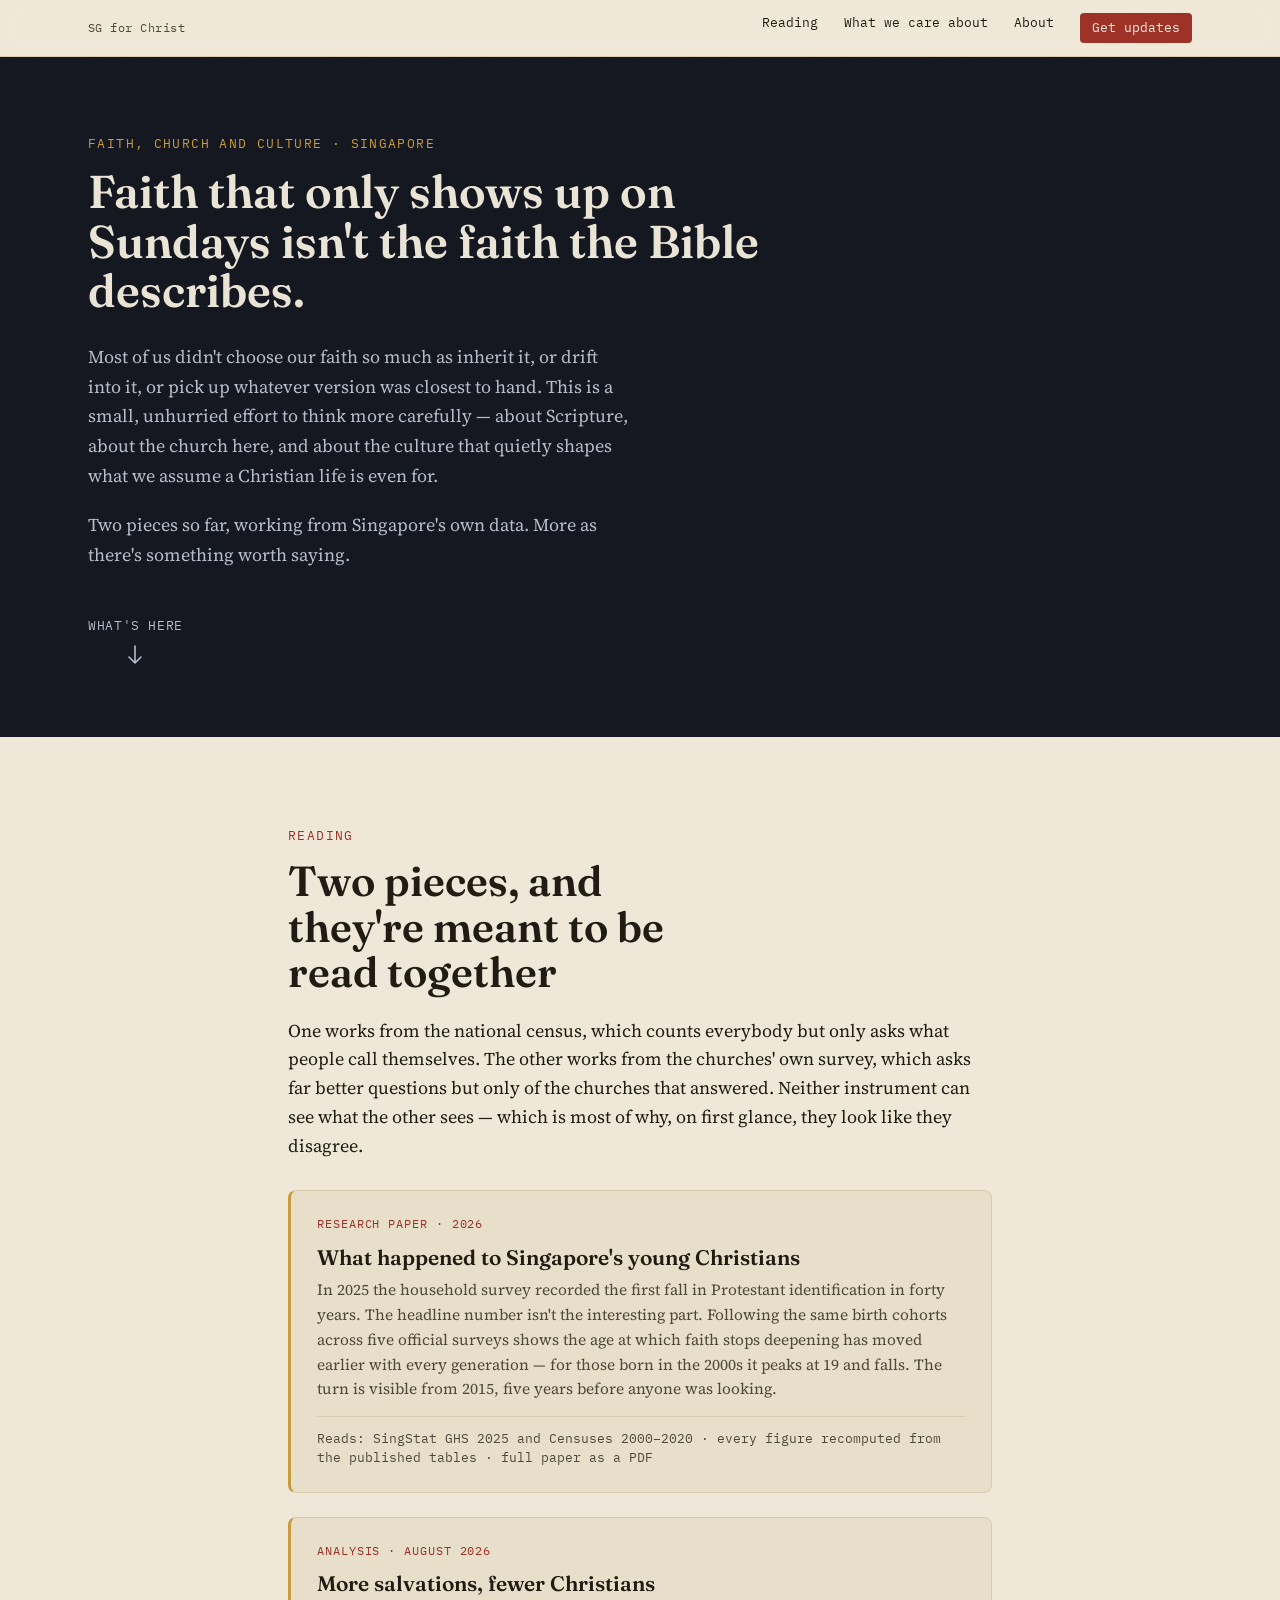
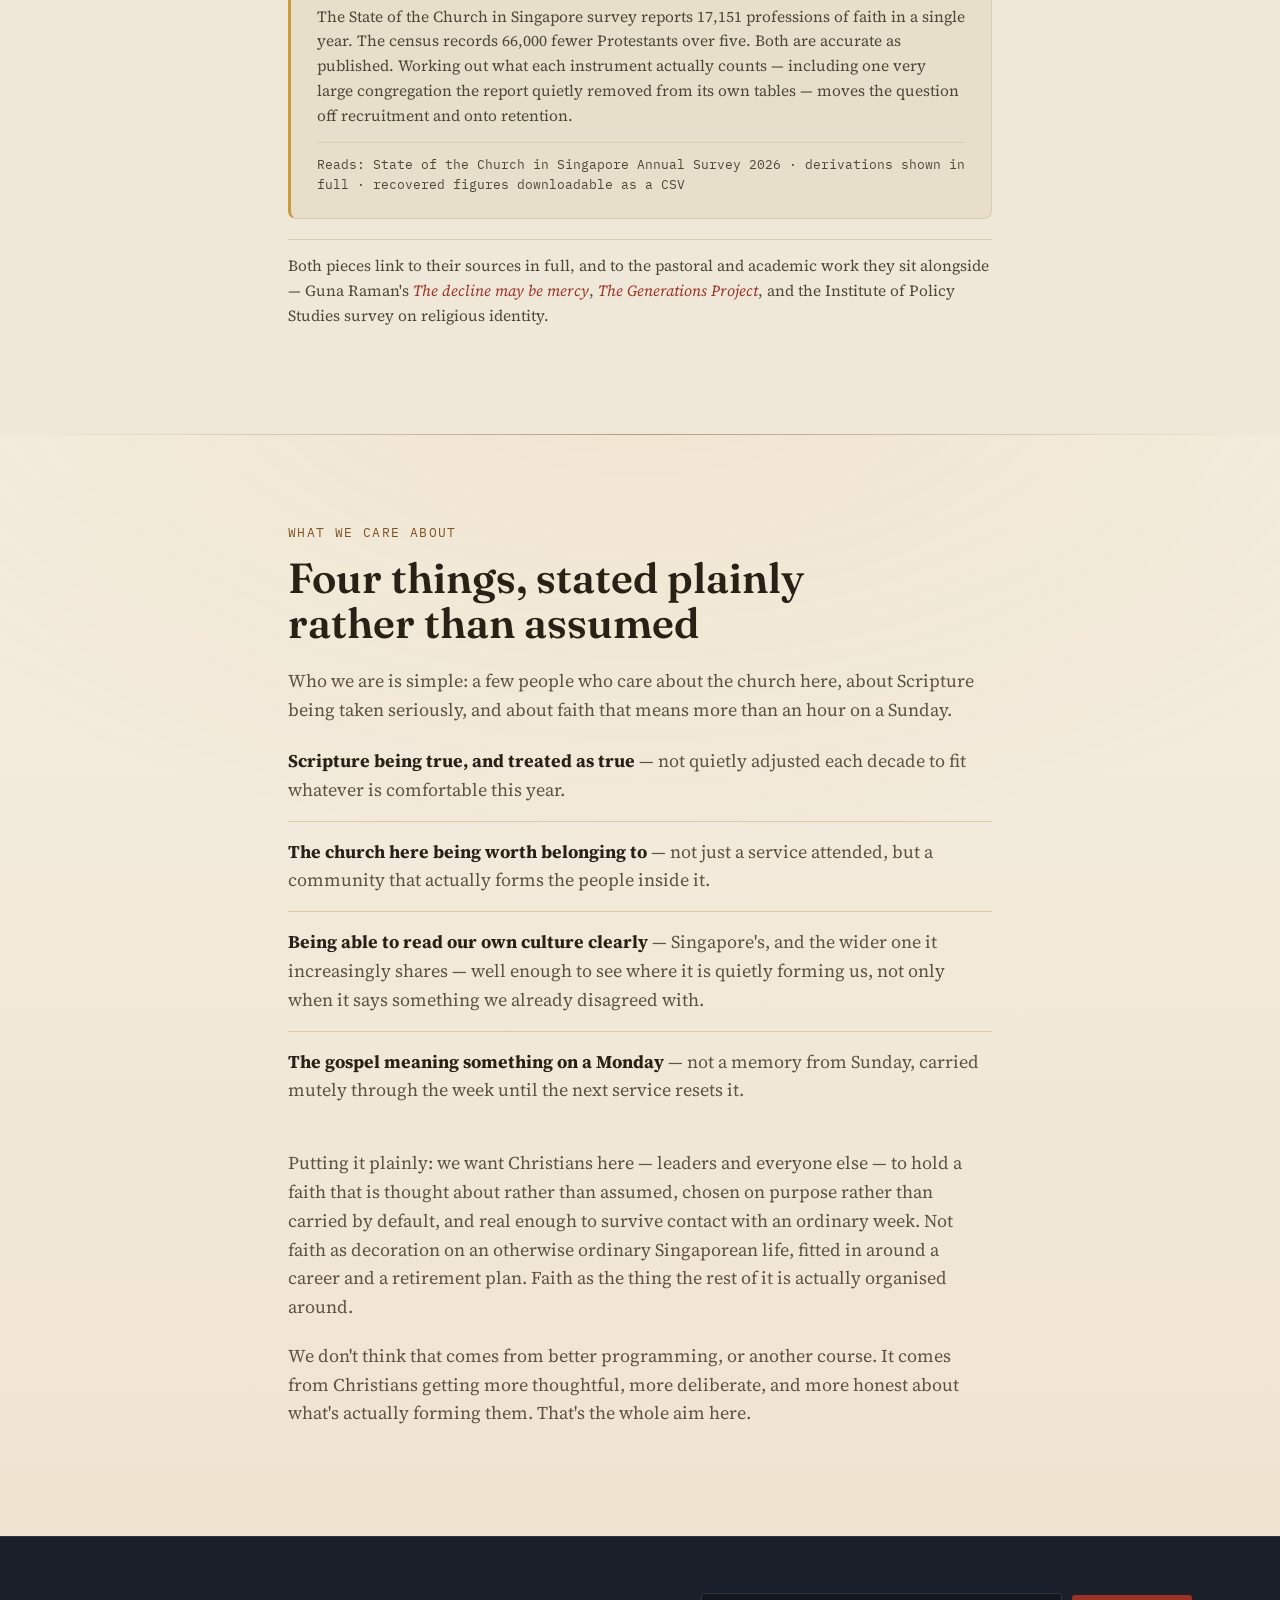
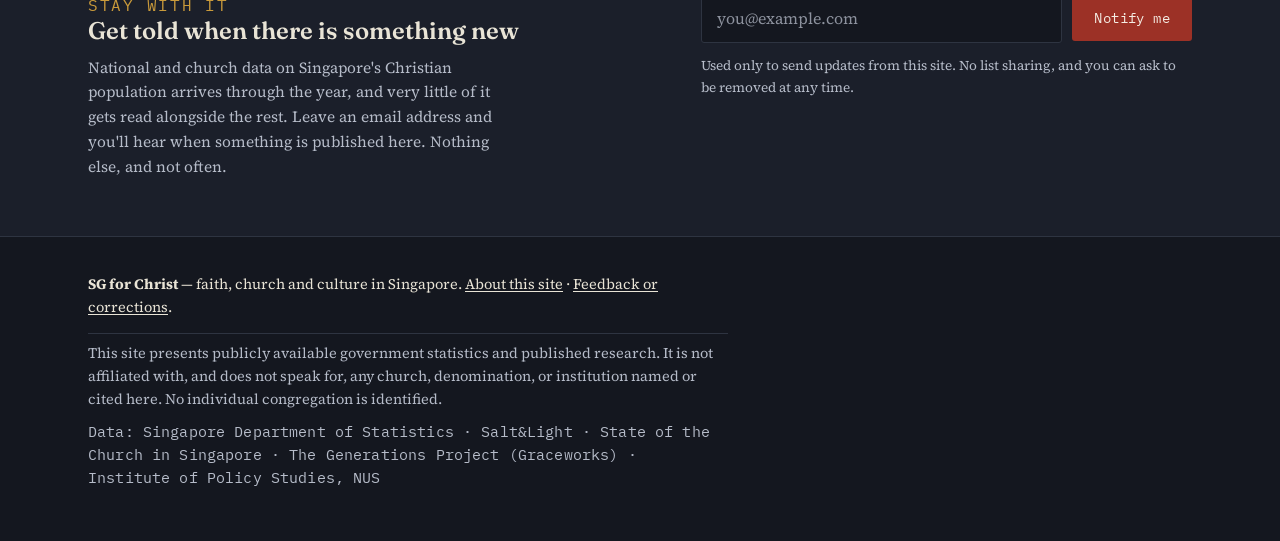
<file: index.html>
<!DOCTYPE html>
<html lang="en">
<head>
<!-- Google tag (gtag.js) -->
<script async src="https://www.googletagmanager.com/gtag/js?id=G-SCRBS0R9VS"></script>
<script>
  window.dataLayer = window.dataLayer || [];
  function gtag(){dataLayer.push(arguments);}
  gtag('js', new Date());
  gtag('config', 'G-SCRBS0R9VS');
</script>

<meta charset="UTF-8">
<meta name="viewport" content="width=device-width, initial-scale=1.0">
<title>SG for Christ — faith, church and culture in Singapore</title>
<meta name="description" content="A faith that only shows up on Sundays isn't the faith the Bible describes. Careful, unhurried writing on Scripture, the church and the culture around it, for Christians in Singapore.">

<meta property="og:title" content="SG for Christ">
<meta property="og:description" content="A faith that only shows up on Sundays isn't the faith the Bible describes. Writing on Scripture, church and culture in Singapore.">
<meta property="og:type" content="website">

<link rel="preconnect" href="https://fonts.googleapis.com">
<link rel="preconnect" href="https://fonts.gstatic.com" crossorigin>
<link href="https://fonts.googleapis.com/css2?family=Fraunces:ital,opsz,wght@0,9..144,400;0,9..144,500;0,9..144,600;0,9..144,700;1,9..144,400;1,9..144,500&family=Source+Serif+4:ital,wght@0,400;0,500;0,600;1,400&family=IBM+Plex+Mono:wght@400;500;600&display=swap" rel="stylesheet">
<link rel="stylesheet" href="style.css">
</head>
<body>

<div class="grain-overlay" aria-hidden="true"></div>

<header class="site-header">
  <div class="wrap header-inner">
    <a href="#top" class="header-mark">SG for Christ</a>
    <nav class="header-nav" aria-label="Section navigation">
      <a href="#reading">Reading</a>
      <a href="#care">What we care about</a>
      <a href="about.html">About</a>
      <a href="#subscribe" class="nav-cta">Get updates</a>
    </nav>
  </div>
</header>

<main>

  <!-- ============ HERO ============ -->
  <section class="hero home-hero" id="top">
    <div class="wrap">
      <p class="eyebrow">Faith, church and culture · Singapore</p>
      <h1>Faith that only shows up on Sundays isn't the faith the Bible describes.</h1>
      <p class="hero-dek home-dek">Most of us didn't choose our faith so much as inherit it, or drift into it, or pick up whatever version was closest to hand. This is a small, unhurried effort to think more carefully — about Scripture, about the church here, and about the culture that quietly shapes what we assume a Christian life is even for.</p>
      <p class="hero-dek home-dek">Two pieces so far, working from Singapore's own data. More as there's something worth saying.</p>

      <a href="#reading" class="scroll-cue">
        <span>What's here</span>
        <svg width="14" height="20" viewBox="0 0 14 20" fill="none" aria-hidden="true"><path d="M7 1v17M1 12l6 6 6-6" stroke="currentColor" stroke-width="1.6" stroke-linecap="round" stroke-linejoin="round"/></svg>
      </a>
    </div>
  </section>

  <!-- ============ READING ============ -->
  <section class="section section-paper reveal" id="reading">
    <div class="wrap narrow">
      <p class="eyebrow">Reading</p>
      <h2>Two pieces, and they're meant to be read together</h2>
      <p>One works from the national census, which counts everybody but only asks what people call themselves. The other works from the churches' own survey, which asks far better questions but only of the churches that answered. Neither instrument can see what the other sees — which is most of why, on first glance, they look like they disagree.</p>

      <a class="next-read home-piece" href="https://sgforchrist.github.io/GHS26/">
        <span class="next-kicker">Research paper · 2026</span>
        <span class="next-title">What happened to Singapore's young Christians</span>
        <span class="next-body">In 2025 the household survey recorded the first fall in Protestant identification in forty years. The headline number isn't the interesting part. Following the same birth cohorts across five official surveys shows the age at which faith stops deepening has moved earlier with every generation — for those born in the 2000s it peaks at 19 and falls. The turn is visible from 2015, five years before anyone was looking.</span>
        <span class="next-meta">Reads: SingStat GHS 2025 and Censuses 2000–2020 · every figure recomputed from the published tables · full paper as a PDF</span>
      </a>

      <a class="next-read home-piece" href="https://sgforchrist.github.io/GHS26/sotc26.html">
        <span class="next-kicker">Analysis · August 2026</span>
        <span class="next-title">More salvations, fewer Christians</span>
        <span class="next-body">The State of the Church in Singapore survey reports 17,151 professions of faith in a single year. The census records 66,000 fewer Protestants over five. Both are accurate as published. Working out what each instrument actually counts — including one very large congregation the report quietly removed from its own tables — moves the question off recruitment and onto retention.</span>
        <span class="next-meta">Reads: State of the Church in Singapore Annual Survey 2026 · derivations shown in full · recovered figures downloadable as a CSV</span>
      </a>

      <p class="fine-note">Both pieces link to their sources in full, and to the pastoral and academic work they sit alongside — Guna Raman's <em>The decline may be mercy</em>, <em>The Generations Project</em>, and the Institute of Policy Studies survey on religious identity.</p>
    </div>
  </section>

  <!-- ============ WHAT WE CARE ABOUT ============ -->
  <section class="section section-grace reveal" id="care">
    <div class="wrap narrow">
      <p class="eyebrow eyebrow-grace">What we care about</p>
      <h2>Four things, stated plainly rather than assumed</h2>

      <p>Who we are is simple: a few people who care about the church here, about Scripture being taken seriously, and about faith that means more than an hour on a Sunday.</p>

      <ul class="care-list">
        <li><strong>Scripture being true, and treated as true</strong> — not quietly adjusted each decade to fit whatever is comfortable this year.</li>
        <li><strong>The church here being worth belonging to</strong> — not just a service attended, but a community that actually forms the people inside it.</li>
        <li><strong>Being able to read our own culture clearly</strong> — Singapore's, and the wider one it increasingly shares — well enough to see where it is quietly forming us, not only when it says something we already disagreed with.</li>
        <li><strong>The gospel meaning something on a Monday</strong> — not a memory from Sunday, carried mutely through the week until the next service resets it.</li>
      </ul>

      <p>Putting it plainly: we want Christians here — leaders and everyone else — to hold a faith that is thought about rather than assumed, chosen on purpose rather than carried by default, and real enough to survive contact with an ordinary week. Not faith as decoration on an otherwise ordinary Singaporean life, fitted in around a career and a retirement plan. Faith as the thing the rest of it is actually organised around.</p>
      <p>We don't think that comes from better programming, or another course. It comes from Christians getting more thoughtful, more deliberate, and more honest about what's actually forming them. That's the whole aim here.</p>
    </div>
  </section>

</main>

<section class="subscribe-band" id="subscribe">
  <div class="wrap subscribe-inner">
    <div class="subscribe-copy">
      <p class="eyebrow">Stay with it</p>
      <h3>Get told when there is something new</h3>
      <p>National and church data on Singapore's Christian population arrives through the year, and very little of it gets read alongside the rest. Leave an email address and you'll hear when something is published here. Nothing else, and not often.</p>
    </div>
    <form class="subscribe-form" novalidate>
      <label class="visually-hidden" for="sub-email-home">Email address</label>
      <input id="sub-email-home" class="subscribe-input" type="email" name="email" placeholder="you@example.com" autocomplete="email" required>
      <button class="btn btn-primary subscribe-btn" type="submit">Notify me</button>
      <p class="subscribe-msg" role="status" aria-live="polite"></p>
      <p class="subscribe-fine">Used only to send updates from this site. No list sharing, and you can ask to be removed at any time.</p>
    </form>
  </div>
</section>

<footer class="site-footer">
  <div class="wrap footer-inner">
    <p class="footer-mark"><strong>SG for Christ</strong> — faith, church and culture in Singapore. <a href="about.html">About this site</a> · <a href="https://forms.gle/pPqzu2tXsxKLVHMH9" target="_blank" rel="noopener">Feedback or corrections</a>.</p>
    <p>This site presents publicly available government statistics and published research. It is not affiliated with, and does not speak for, any church, denomination, or institution named or cited here. No individual congregation is identified.</p>
    <p class="footer-meta">Data: Singapore Department of Statistics · Salt&amp;Light · State of the Church in Singapore · The Generations Project (Graceworks) · Institute of Policy Studies, NUS</p>
  </div>
</footer>

<script src="subscribe.js"></script>
<script src="script.js"></script>
</body>
</html>
</file>
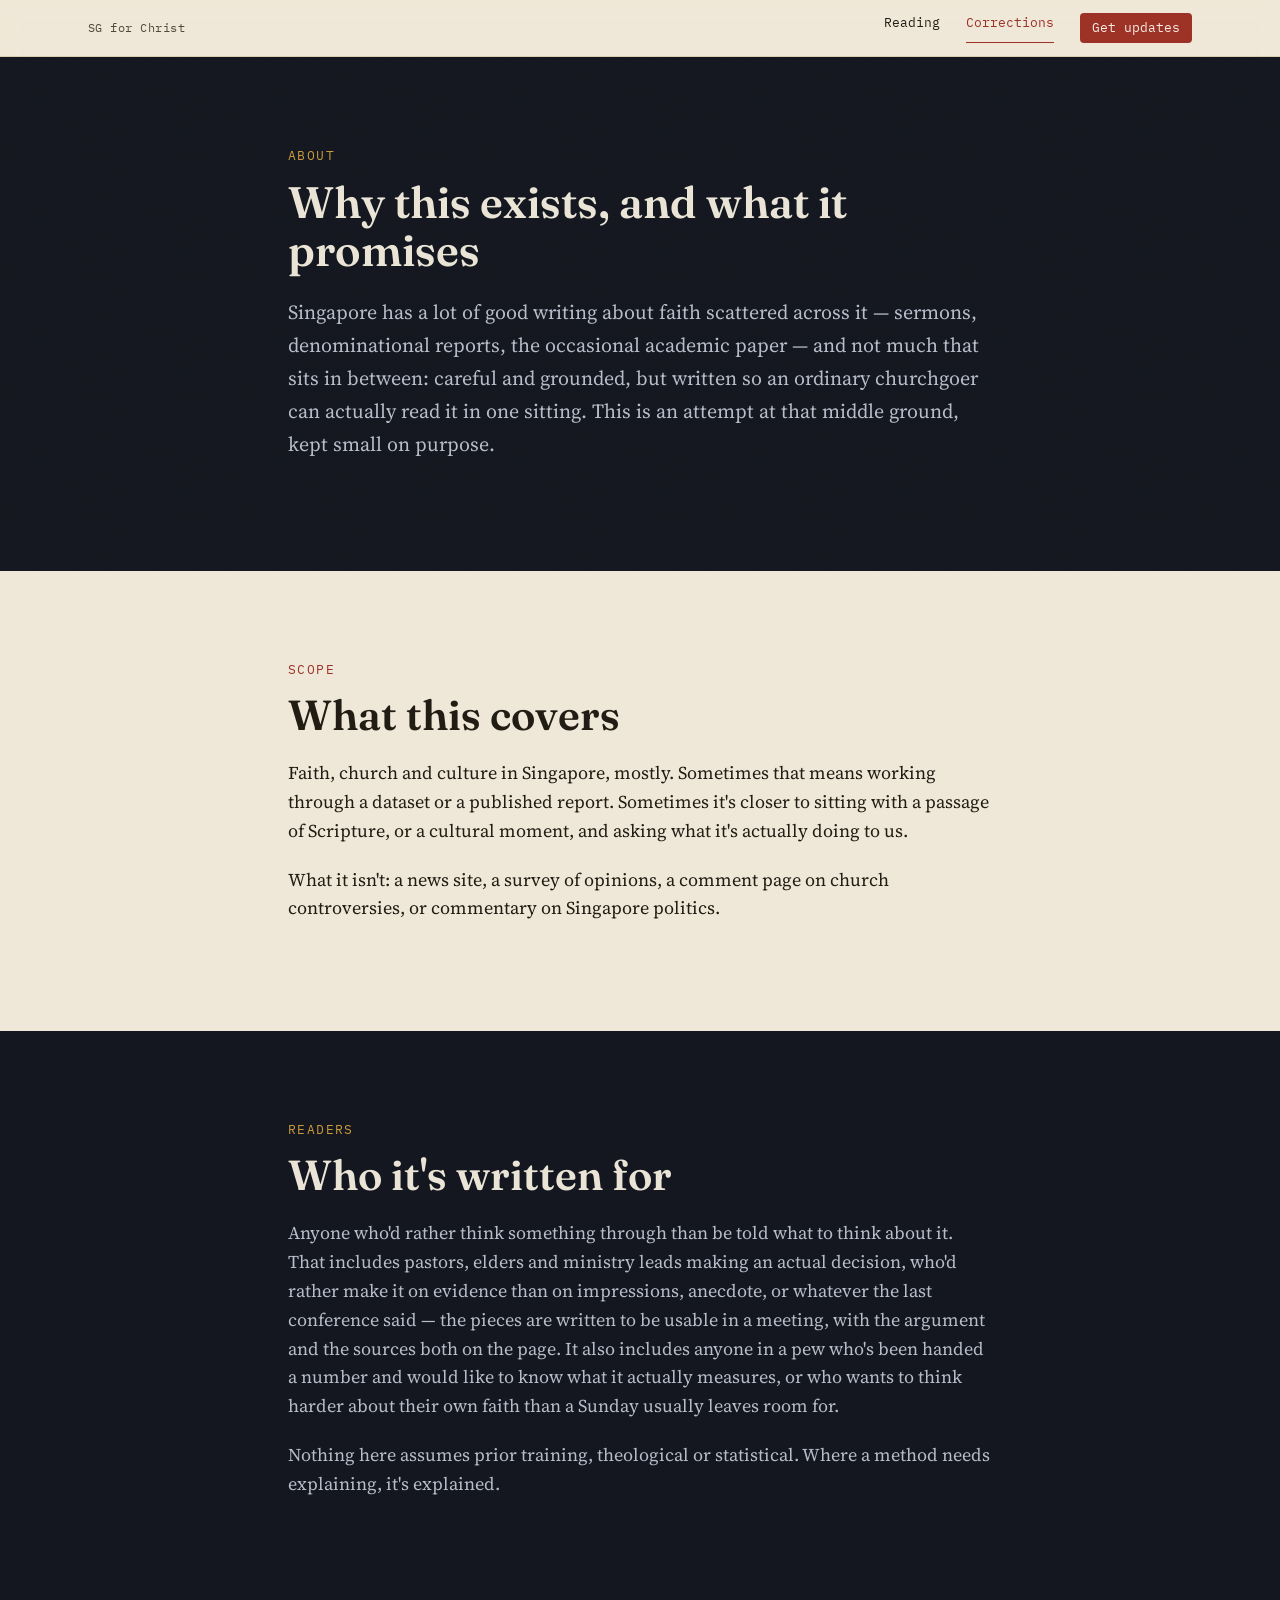
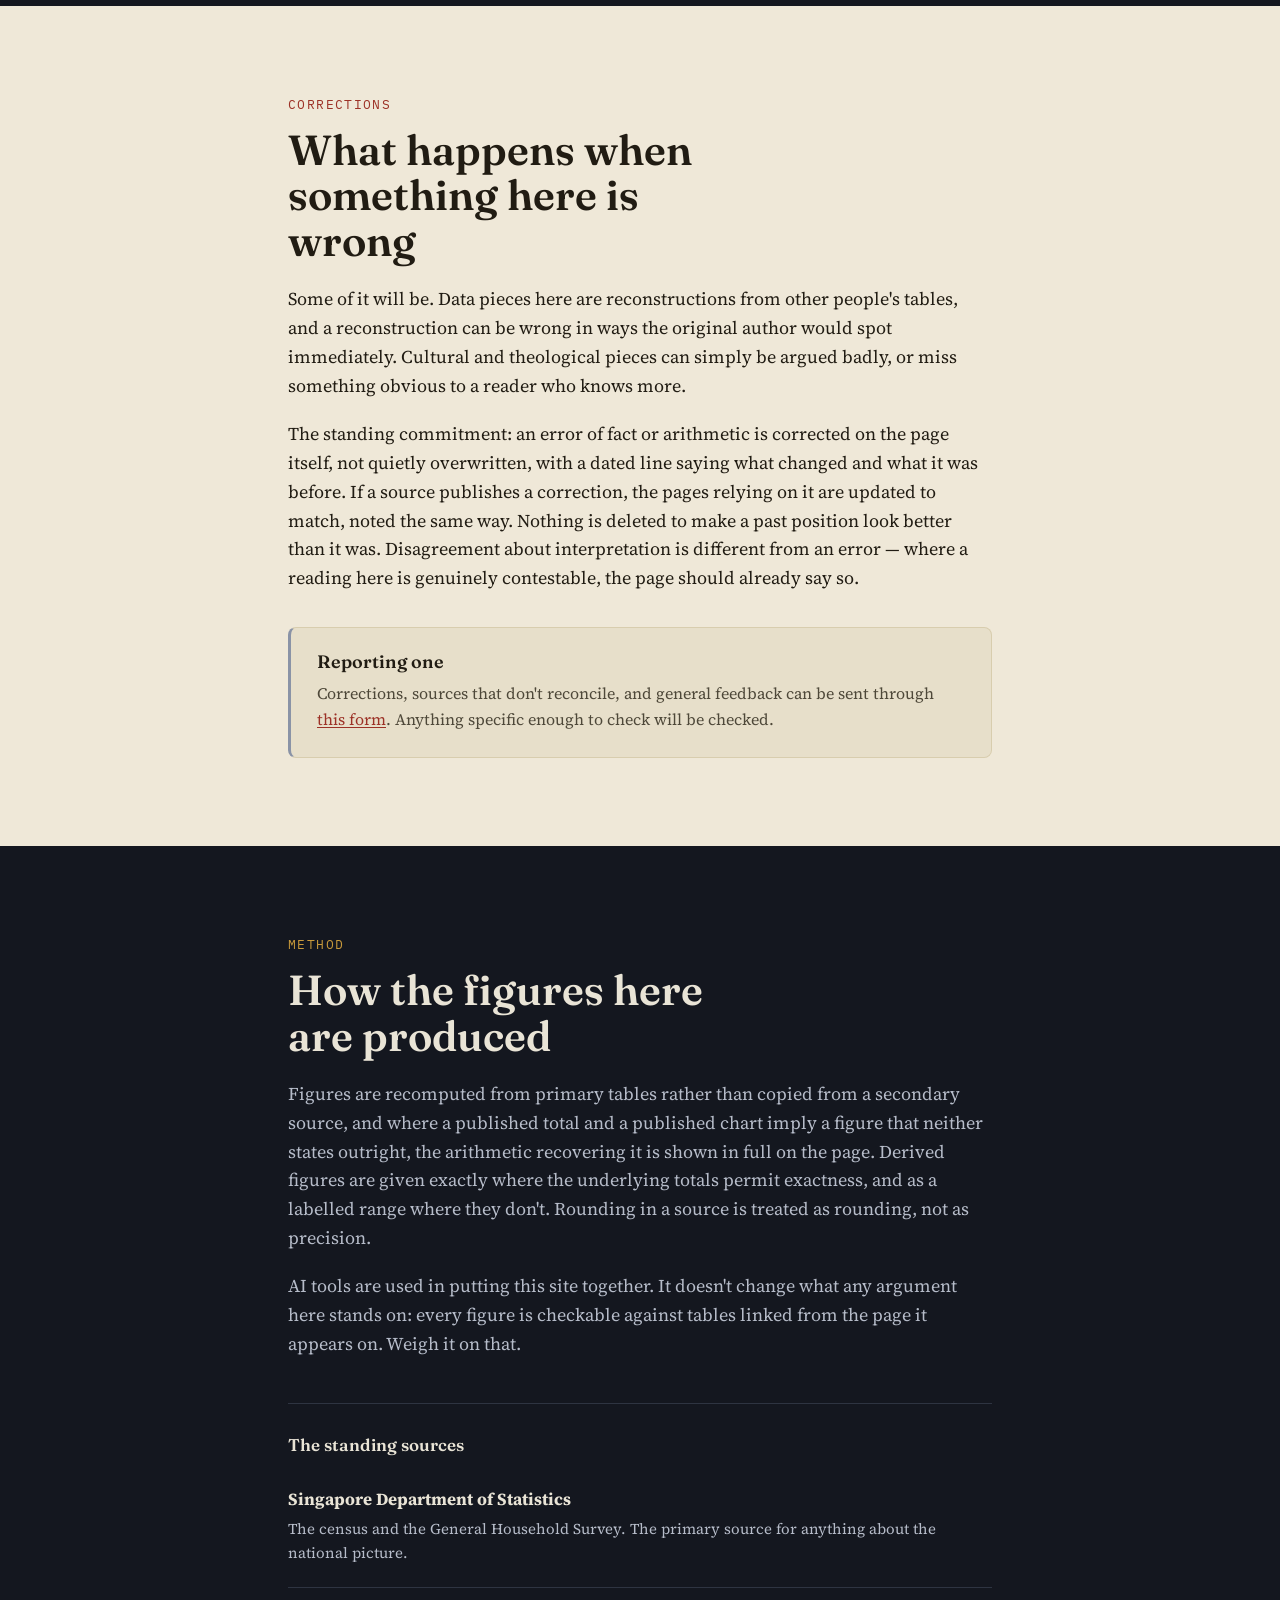
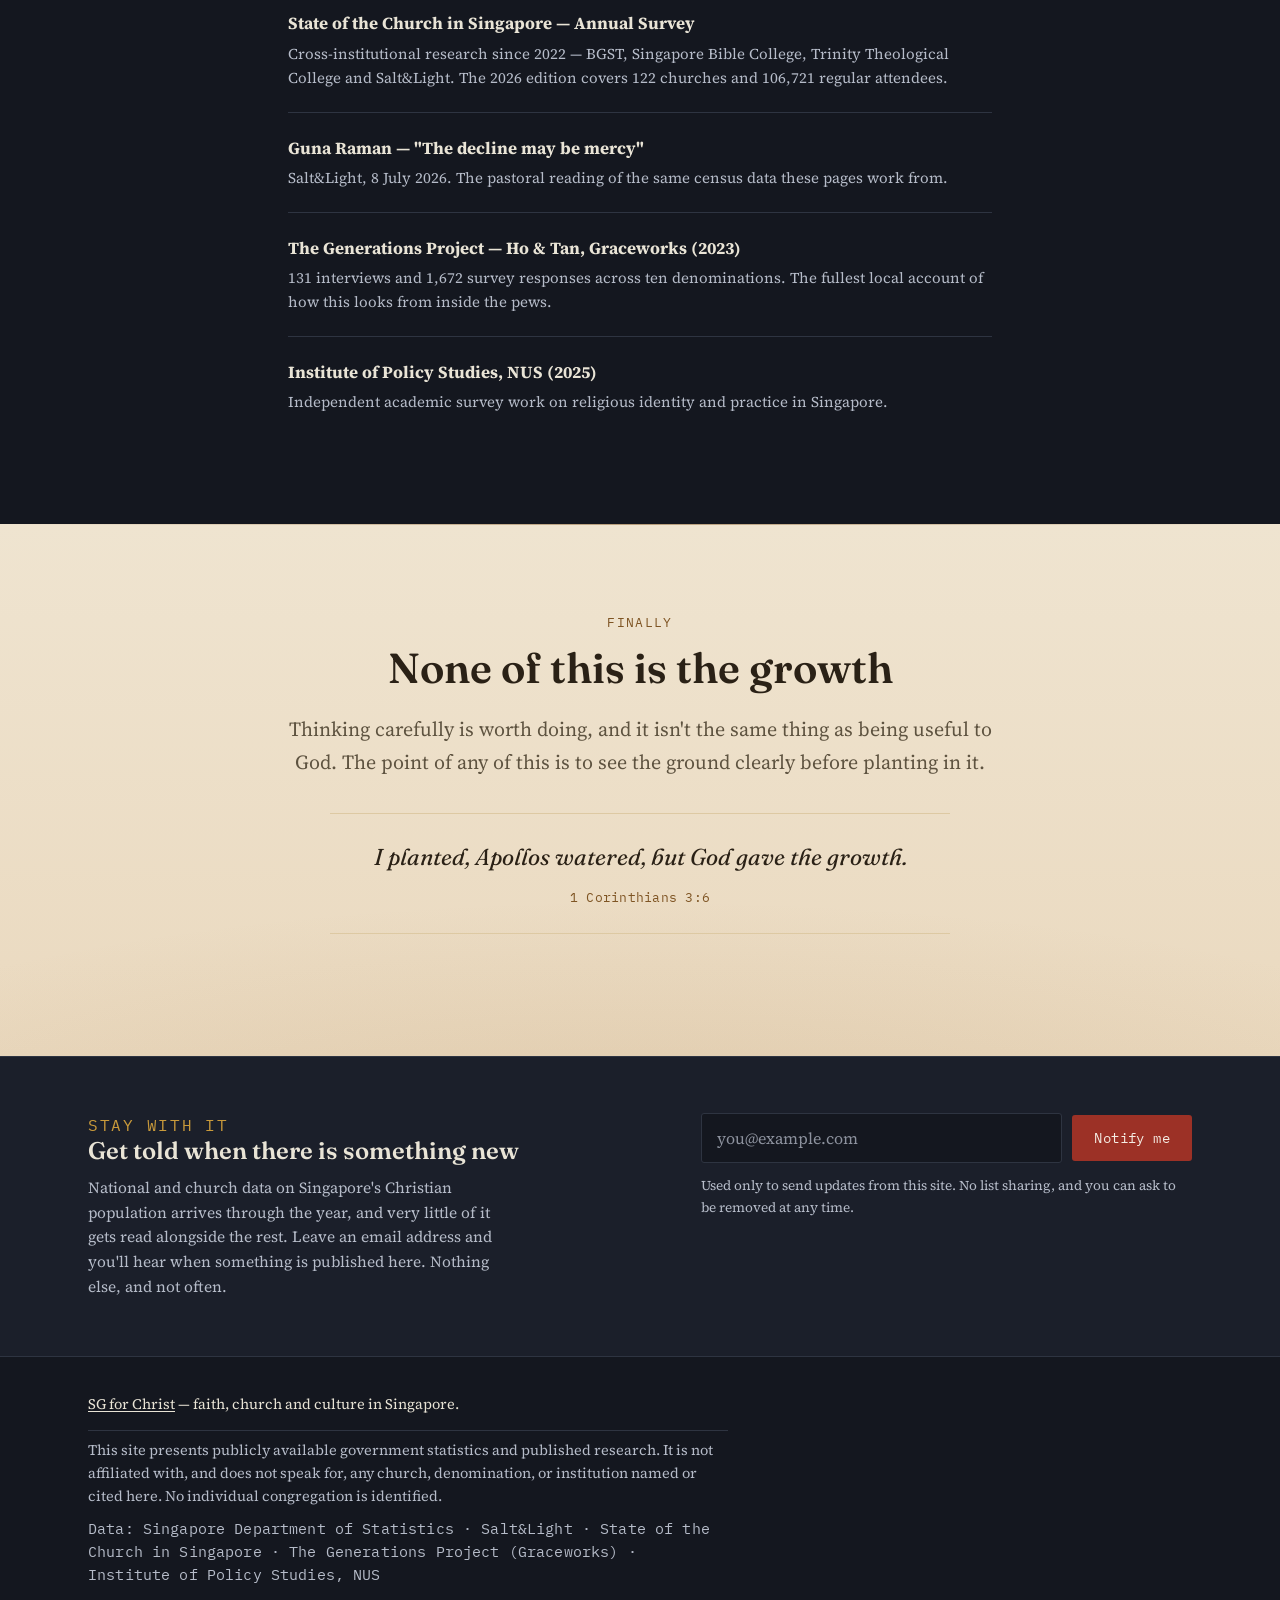
<file: about.html>
<!DOCTYPE html>
<html lang="en">
<head>
<!-- Google tag (gtag.js) -->
<script async src="https://www.googletagmanager.com/gtag/js?id=G-SCRBS0R9VS"></script>
<script>
  window.dataLayer = window.dataLayer || [];
  function gtag(){dataLayer.push(arguments);}
  gtag('js', new Date());
  gtag('config', 'G-SCRBS0R9VS');
</script>

<meta charset="UTF-8">
<meta name="viewport" content="width=device-width, initial-scale=1.0">
<title>About — SG for Christ</title>
<meta name="description" content="What this site is, who it's for, and how corrections are handled.">

<meta property="og:title" content="About — SG for Christ">
<meta property="og:description" content="What this site is, who it's for, and how corrections are handled.">
<meta property="og:type" content="article">

<link rel="preconnect" href="https://fonts.googleapis.com">
<link rel="preconnect" href="https://fonts.gstatic.com" crossorigin>
<link href="https://fonts.googleapis.com/css2?family=Fraunces:ital,opsz,wght@0,9..144,400;0,9..144,500;0,9..144,600;0,9..144,700;1,9..144,400;1,9..144,500&family=Source+Serif+4:ital,wght@0,400;0,500;0,600;1,400&family=IBM+Plex+Mono:wght@400;500;600&display=swap" rel="stylesheet">
<link rel="stylesheet" href="style.css">
</head>
<body>

<div class="grain-overlay" aria-hidden="true"></div>

<header class="site-header">
  <div class="wrap header-inner">
    <a href="index.html" class="header-mark">SG for Christ</a>
    <nav class="header-nav" aria-label="Section navigation">
      <a href="index.html#reading">Reading</a>
      <a href="#corrections">Corrections</a>
      <a href="index.html#subscribe" class="nav-cta">Get updates</a>
    </nav>
  </div>
</header>

<main>

  <section class="section section-ink" id="top">
    <div class="wrap narrow">
      <p class="eyebrow">About</p>
      <h1 class="about-h1">Why this exists, and what it promises</h1>
      <p class="lede">Singapore has a lot of good writing about faith scattered across it — sermons, denominational reports, the occasional academic paper — and not much that sits in between: careful and grounded, but written so an ordinary churchgoer can actually read it in one sitting. This is an attempt at that middle ground, kept small on purpose.</p>
    </div>
  </section>

  <section class="section section-paper reveal">
    <div class="wrap narrow">
      <p class="eyebrow">Scope</p>
      <h2>What this covers</h2>
      <p>Faith, church and culture in Singapore, mostly. Sometimes that means working through a dataset or a published report. Sometimes it's closer to sitting with a passage of Scripture, or a cultural moment, and asking what it's actually doing to us.</p>

      <p>What it isn't: a news site, a survey of opinions, a comment page on church controversies, or commentary on Singapore politics.</p>
    </div>
  </section>

  <section class="section section-ink reveal">
    <div class="wrap narrow">
      <p class="eyebrow">Readers</p>
      <h2>Who it's written for</h2>
      <p>Anyone who'd rather think something through than be told what to think about it. That includes pastors, elders and ministry leads making an actual decision, who'd rather make it on evidence than on impressions, anecdote, or whatever the last conference said — the pieces are written to be usable in a meeting, with the argument and the sources both on the page. It also includes anyone in a pew who's been handed a number and would like to know what it actually measures, or who wants to think harder about their own faith than a Sunday usually leaves room for.</p>
      <p>Nothing here assumes prior training, theological or statistical. Where a method needs explaining, it's explained.</p>
    </div>
  </section>

  <section class="section section-paper reveal" id="corrections">
    <div class="wrap narrow">
      <p class="eyebrow">Corrections</p>
      <h2>What happens when something here is wrong</h2>
      <p>Some of it will be. Data pieces here are reconstructions from other people's tables, and a reconstruction can be wrong in ways the original author would spot immediately. Cultural and theological pieces can simply be argued badly, or miss something obvious to a reader who knows more.</p>
      <p>The standing commitment: an error of fact or arithmetic is corrected on the page itself, not quietly overwritten, with a dated line saying what changed and what it was before. If a source publishes a correction, the pages relying on it are updated to match, noted the same way. Nothing is deleted to make a past position look better than it was. Disagreement about interpretation is different from an error — where a reading here is genuinely contestable, the page should already say so.</p>
      <div class="home-note">
        <h3>Reporting one</h3>
        <p>Corrections, sources that don't reconcile, and general feedback can be sent through <a href="https://forms.gle/pPqzu2tXsxKLVHMH9" target="_blank" rel="noopener">this form</a>. Anything specific enough to check will be checked.</p>
      </div>
    </div>
  </section>

  <section class="section section-ink reveal">
    <div class="wrap narrow">
      <p class="eyebrow">Method</p>
      <h2>How the figures here are produced</h2>
      <p>Figures are recomputed from primary tables rather than copied from a secondary source, and where a published total and a published chart imply a figure that neither states outright, the arithmetic recovering it is shown in full on the page. Derived figures are given exactly where the underlying totals permit exactness, and as a labelled range where they don't. Rounding in a source is treated as rounding, not as precision.</p>
      <p>AI tools are used in putting this site together. It doesn't change what any argument here stands on: every figure is checkable against tables linked from the page it appears on. Weigh it on that.</p>

      <div class="sources-block">
        <h3>The standing sources</h3>
        <ul class="resource-list">
          <li><a href="https://www.singstat.gov.sg/" target="_blank" rel="noopener"><strong>Singapore Department of Statistics</strong></a><span>The census and the General Household Survey. The primary source for anything about the national picture.</span></li>
          <li><a href="https://saltandlight.sg/sotc2026/" target="_blank" rel="noopener"><strong>State of the Church in Singapore — Annual Survey</strong></a><span>Cross-institutional research since 2022 — BGST, Singapore Bible College, Trinity Theological College and Salt&amp;Light. The 2026 edition covers 122 churches and 106,721 regular attendees.</span></li>
          <li><a href="https://saltandlight.sg/news/the-decline-may-be-mercy-what-the-general-household-survey-2025-may-be-saying-to-the-singapore-church/" target="_blank" rel="noopener"><strong>Guna Raman — "The decline may be mercy"</strong></a><span>Salt&amp;Light, 8 July 2026. The pastoral reading of the same census data these pages work from.</span></li>
          <li><a href="https://graceworks.com.sg/store/category/pastoral-resources/the-generations-project/" target="_blank" rel="noopener"><strong>The Generations Project — Ho &amp; Tan, Graceworks (2023)</strong></a><span>131 interviews and 1,672 survey responses across ten denominations. The fullest local account of how this looks from inside the pews.</span></li>
          <li><a href="https://lkyspp.nus.edu.sg/docs/default-source/ips/ips-working-papers-65_religious-identity-and-practice-among-singaporeans.pdf" target="_blank" rel="noopener"><strong>Institute of Policy Studies, NUS (2025)</strong></a><span>Independent academic survey work on religious identity and practice in Singapore.</span></li>
        </ul>
      </div>
    </div>
  </section>

  <section class="section section-grace section-grace-close reveal">
    <div class="wrap narrow">
      <p class="eyebrow eyebrow-grace">Finally</p>
      <h2>None of this is the growth</h2>
      <p class="lede">Thinking carefully is worth doing, and it isn't the same thing as being useful to God. The point of any of this is to see the ground clearly before planting in it.</p>
      <blockquote class="scripture scripture-close">
        <p>I planted, Apollos watered, but God gave the growth.</p>
        <cite>1 Corinthians 3:6</cite>
      </blockquote>
    </div>
  </section>

</main>

<section class="subscribe-band" id="subscribe">
  <div class="wrap subscribe-inner">
    <div class="subscribe-copy">
      <p class="eyebrow">Stay with it</p>
      <h3>Get told when there is something new</h3>
      <p>National and church data on Singapore's Christian population arrives through the year, and very little of it gets read alongside the rest. Leave an email address and you'll hear when something is published here. Nothing else, and not often.</p>
    </div>
    <form class="subscribe-form" novalidate>
      <label class="visually-hidden" for="sub-email-about">Email address</label>
      <input id="sub-email-about" class="subscribe-input" type="email" name="email" placeholder="you@example.com" autocomplete="email" required>
      <button class="btn btn-primary subscribe-btn" type="submit">Notify me</button>
      <p class="subscribe-msg" role="status" aria-live="polite"></p>
      <p class="subscribe-fine">Used only to send updates from this site. No list sharing, and you can ask to be removed at any time.</p>
    </form>
  </div>
</section>

<footer class="site-footer">
  <div class="wrap footer-inner">
    <p class="footer-mark"><a href="index.html">SG for Christ</a> — faith, church and culture in Singapore.</p>
    <p>This site presents publicly available government statistics and published research. It is not affiliated with, and does not speak for, any church, denomination, or institution named or cited here. No individual congregation is identified.</p>
    <p class="footer-meta">Data: Singapore Department of Statistics · Salt&amp;Light · State of the Church in Singapore · The Generations Project (Graceworks) · Institute of Policy Studies, NUS</p>
  </div>
</footer>

<script src="subscribe.js"></script>
<script src="script.js"></script>
</body>
</html>
</file>
<file: style.css>
/* ============================================================================
   DESIGN TOKENS
   ============================================================================ */
:root {
  --ink: #14171F;
  --ink-raised: #1B1F2A;
  --ink-line: #2E3441;
  --paper: #EFE8D8;
  --paper-raised: #E7DFCA;
  --paper-line: #D8CDAE;
  --text-on-ink: #E9E4D6;
  --text-on-ink-dim: #B6BCC9;
  --text-on-paper: #211C13;
  --text-on-paper-dim: #4E4839;
  --signal: #9C3126;
  --signal-soft: #D9705F;
  --neutral: #8A93A6;
  --accent: #C99A3B;
  --positive: #425F44;
  --positive-on-ink: #8FB392;

  --font-display: "Fraunces", ui-serif, Georgia, serif;
  --font-body: "Source Serif 4", ui-serif, Georgia, serif;
  --font-mono: "IBM Plex Mono", ui-monospace, "SF Mono", Menlo, monospace;

  --measure: 720px;
  --wrap: 1160px;
}

* { box-sizing: border-box; }
html { scroll-behavior: smooth; }
@media (prefers-reduced-motion: reduce) {
  html { scroll-behavior: auto; }
  * { animation-duration: 0.01ms !important; animation-iteration-count: 1 !important; transition-duration: 0.01ms !important; }
}

body {
  margin: 0;
  background: var(--paper);
  color: var(--text-on-paper);
  font-family: var(--font-body);
  font-size: 18px;
  line-height: 1.6;
  -webkit-font-smoothing: antialiased;
}

.wrap { max-width: var(--wrap); margin: 0 auto; padding: 0 28px; }
.wrap.narrow { max-width: 760px; }

img, svg { max-width: 100%; }

a { color: inherit; }
a:focus-visible, button:focus-visible {
  outline: 2px solid var(--accent);
  outline-offset: 3px;
}

/* subtle grain so flat dark/paper fields don't look like plastic */
.grain-overlay {
  position: fixed; inset: 0; pointer-events: none; z-index: 999;
  opacity: 0.035; mix-blend-mode: overlay;
  background-image: url("data:image/svg+xml,%3Csvg xmlns='http://www.w3.org/2000/svg' width='120' height='120'%3E%3Cfilter id='n'%3E%3CfeTurbulence type='fractalNoise' baseFrequency='0.9' numOctaves='2' stitchTiles='stitch'/%3E%3C/filter%3E%3Crect width='100%25' height='100%25' filter='url(%23n)'/%3E%3C/svg%3E");
}

.eyebrow {
  font-family: var(--font-mono);
  font-size: 12.5px;
  letter-spacing: 0.11em;
  text-transform: uppercase;
  color: var(--signal);
  margin: 0 0 14px;
  display: block;
}
.section-ink .eyebrow { color: var(--accent); }

h1, h2, h3 { font-family: var(--font-display); font-weight: 600; line-height: 1.08; margin: 0 0 0.5em; }
h2 { font-size: clamp(28px, 4vw, 42px); font-optical-sizing: auto; max-width: 16ch; }
h3 { font-size: 20px; font-weight: 600; }
em { font-style: italic; color: var(--signal); }
.section-ink em { color: var(--signal-soft); }

p { margin: 0 0 1.1em; }
.lede { font-size: 20px; line-height: 1.65; max-width: var(--measure); }
.fine-note { font-size: 15px; color: var(--text-on-paper-dim); border-top: 1px solid var(--paper-line); padding-top: 14px; margin-top: 20px; }

.mono-inline { font-family: var(--font-mono); font-weight: 500; background: rgba(0,0,0,0.05); padding: 1px 6px; border-radius: 3px; font-size: 0.92em; }
.section-ink .mono-inline { background: rgba(255,255,255,0.08); }

/* ============================================================================
   HEADER
   ============================================================================ */
.site-header {
  position: sticky; top: 0; z-index: 100;
  background: rgba(239,232,216,0.88);
  backdrop-filter: blur(8px);
  border-bottom: 1px solid var(--paper-line);
}
.header-inner { display: flex; align-items: center; justify-content: space-between; height: 56px; }
.header-mark { margin: 0; font-size: 11px; color: var(--text-on-paper-dim); }
.header-nav { display: flex; gap: 26px; }
.header-nav a { font-family: var(--font-mono); font-size: 13px; text-decoration: none; color: var(--text-on-paper); border-bottom: 1px solid transparent; padding-bottom: 2px; }
.header-nav a:hover { border-color: var(--signal); }
@media (max-width: 640px) {
  .header-nav { gap: 14px; }
  .header-nav a { font-size: 11.5px; }
}

/* ============================================================================
   HERO
   ============================================================================ */
.hero { background: var(--ink); color: var(--text-on-ink); padding: 68px 0 80px; }
.hero-simple { padding: 120px 0 100px; text-align: center; }
.hero-simple .wrap { max-width: 880px; }
.hero-simple .eyebrow { display: flex; justify-content: center; }
.hero-simple h1 { max-width: none; margin-left: auto; margin-right: auto; }
.hero-hook { font-size: 19px; color: var(--text-on-ink-dim); max-width: 46ch; margin: 0 auto 48px; line-height: 1.6; }
.scroll-cue {
  display: inline-flex; flex-direction: column; align-items: center; gap: 10px;
  font-family: var(--font-mono); font-size: 12.5px; letter-spacing: 0.05em; text-transform: uppercase;
  color: var(--text-on-ink-dim); text-decoration: none; transition: color 0.15s ease;
}
.scroll-cue:hover { color: var(--text-on-ink); }
.scroll-cue svg { animation: bob 2.2s ease-in-out infinite; }
@keyframes bob { 0%, 100% { transform: translateY(0); } 50% { transform: translateY(5px); } }
@media (prefers-reduced-motion: reduce) { .scroll-cue svg { animation: none; } }

.hero-grid { display: grid; grid-template-columns: 1.05fr 0.95fr; gap: 56px; align-items: center; }
@media (max-width: 900px) { .hero-grid { grid-template-columns: 1fr; } }

.hero h1 {
  font-size: clamp(32px, 4.6vw, 50px);
  color: var(--text-on-ink);
  max-width: 15ch;
  margin-bottom: 22px;
}
.hero-accent { color: var(--signal-soft); }
.hero-dek { font-size: 18px; color: var(--text-on-ink-dim); max-width: 54ch; line-height: 1.65; }
.hero-actions { display: flex; gap: 14px; margin-top: 28px; flex-wrap: wrap; }

.btn {
  display: inline-block; font-family: var(--font-mono); font-size: 13.5px; letter-spacing: 0.03em;
  padding: 13px 22px; border-radius: 3px; text-decoration: none; border: 1px solid transparent;
  transition: transform 0.15s ease, background 0.15s ease;
}
.btn:hover { transform: translateY(-1px); }
.btn-primary { background: var(--signal); color: #F5EDE4; }
.btn-primary:hover { background: var(--signal-soft); }
.btn-ghost { border-color: var(--text-on-ink-dim); color: var(--text-on-ink); }
.btn-ghost:hover { border-color: var(--text-on-ink); }
.section-paper .btn-ghost { border-color: var(--text-on-paper-dim); color: var(--text-on-paper); }
.btn-large { padding: 16px 30px; font-size: 14.5px; }

.chart-mount { width: 100%; }
.chart-mount-tall { min-height: 340px; }
.chart-mount-small { min-height: 200px; margin-top: 18px; }
.chart-caption { font-size: 13.5px; color: var(--text-on-ink-dim); margin-top: 10px; }
.section-paper .chart-caption { color: var(--text-on-paper-dim); }
.dot { display: inline-block; width: 9px; height: 9px; border-radius: 50%; margin: 0 4px 0 12px; vertical-align: middle; }
.dot-signal { background: var(--signal-soft); }
.dot-neutral { background: var(--neutral); }

/* ============================================================================
   SECTIONS (alternating ink / paper)
   ============================================================================ */
.section { padding: 88px 0; }
.section-ink { background: var(--ink); color: var(--text-on-ink); }
.section-ink h2 { color: var(--text-on-ink); }
.section-ink p:not(.eyebrow) { color: var(--text-on-ink-dim); }
.section-ink .lede { color: var(--text-on-ink); }
.section-paper { background: var(--paper); }

.lede-grid { display: grid; grid-template-columns: 1.3fr 0.9fr; gap: 40px; align-items: start; margin-bottom: 40px; }
@media (max-width: 840px) { .lede-grid { grid-template-columns: 1fr; } }

.two-col { display: grid; grid-template-columns: 1fr 0.85fr; gap: 56px; align-items: center; }
@media (max-width: 900px) { .two-col { grid-template-columns: 1fr; } }

.split-grid { display: grid; grid-template-columns: 1fr 1fr; gap: 48px; align-items: start; }
@media (max-width: 840px) { .split-grid { grid-template-columns: 1fr; } }

/* ============================================================================
   STAT BLOCKS
   ============================================================================ */
.stat-block { display: flex; flex-direction: column; gap: 18px; border-left: 2px solid var(--signal); padding-left: 24px; }
.stat-big { display: flex; flex-direction: column; }
.stat-num { font-family: var(--font-display); font-weight: 600; font-size: 44px; color: var(--signal); line-height: 1; }
.stat-secondary .stat-num { font-size: 34px; }
.stat-label { font-size: 14px; color: var(--text-on-paper-dim); margin-top: 6px; max-width: 26ch; }

.inline-stats { display: flex; gap: 34px; flex-wrap: wrap; margin: 26px 0 10px; }
.inline-stats > div { display: flex; flex-direction: column; }
.mono-num { font-family: var(--font-mono); font-weight: 600; font-size: 26px; color: var(--signal); }
.inline-label { font-size: 13.5px; color: var(--text-on-paper-dim); max-width: 24ch; margin-top: 4px; }

/* ============================================================================
   TABLES
   ============================================================================ */
.table-card { background: var(--paper-raised); border: 1px solid var(--paper-line); border-radius: 6px; padding: 26px 28px; margin: 8px 0 22px; }
.data-table { width: 100%; border-collapse: collapse; font-family: var(--font-mono); font-size: 14.5px; }
.data-table caption { text-align: left; font-family: var(--font-body); font-style: italic; color: var(--text-on-paper-dim); margin-bottom: 12px; font-size: 15px; }
.data-table th, .data-table td { text-align: right; padding: 9px 6px; border-bottom: 1px solid var(--paper-line); }
.data-table th:first-child, .data-table td:first-child { text-align: left; font-family: var(--font-body); }
.data-table thead th { color: var(--text-on-paper-dim); font-weight: 500; font-size: 12.5px; text-transform: uppercase; letter-spacing: 0.06em; }
.row-signal td { color: var(--signal); font-weight: 600; }
.data-table .pos { color: var(--positive); }
.data-table .muted { color: var(--text-on-paper-dim); }
.table-source { font-size: 13px; color: var(--text-on-paper-dim); margin-top: 14px; margin-bottom: 0; }
.data-table-compact td, .data-table-compact th { padding: 7px 6px; font-size: 13.5px; }

/* ============================================================================
   CALLOUTS
   ============================================================================ */
.callout {
  font-family: var(--font-display); font-size: 21px; font-weight: 500; line-height: 1.5;
  max-width: 30ch; margin: 34px 0; padding-left: 22px; border-left: 3px solid var(--accent);
}
.callout-emphasis { color: var(--signal-soft); max-width: 34ch; }
.section-paper .callout { color: var(--text-on-paper); }

/* ============================================================================
   TOGGLE CHART CARD
   ============================================================================ */
.toggle-chart-card { background: var(--ink-raised); border: 1px solid var(--ink-line); border-radius: 8px; padding: 30px 30px 24px; margin: 36px 0 44px; }
.toggle-row { display: flex; gap: 8px; margin-bottom: 22px; flex-wrap: wrap; }
.toggle-btn {
  font-family: var(--font-mono); font-size: 12.5px; letter-spacing: 0.02em;
  background: transparent; border: 1px solid var(--ink-line); color: var(--text-on-ink-dim);
  padding: 9px 16px; border-radius: 20px; cursor: pointer; transition: all 0.15s ease;
}
.toggle-btn.is-active { background: var(--signal); border-color: var(--signal); color: #F5EDE4; }
.toggle-btn:not(.is-active):hover { border-color: var(--text-on-ink-dim); color: var(--text-on-ink); }

/* ============================================================================
   FINDING GRID (2010-15 / 2015-20 / 2020-25 cards)
   ============================================================================ */
.finding-grid { display: grid; grid-template-columns: repeat(3, 1fr); gap: 22px; margin: 40px 0; }
@media (max-width: 840px) { .finding-grid { grid-template-columns: 1fr; } }
.finding { padding: 20px 22px; border-radius: 6px; background: var(--ink-raised); border: 1px solid var(--ink-line); }
.finding-signal { background: rgba(178,58,46,0.14); border-color: rgba(178,58,46,0.4); }
.finding-year { font-family: var(--font-mono); font-size: 13px; color: var(--accent); display: block; margin-bottom: 10px; }
.finding p { font-size: 15.5px; margin: 0; color: var(--text-on-ink-dim); }
.finding-signal p { color: var(--text-on-ink); }
.finding-signal strong { color: var(--signal-soft); }

/* ============================================================================
   WHY GRID
   ============================================================================ */
.why-grid { display: grid; grid-template-columns: repeat(3, 1fr); gap: 26px; margin: 40px 0; }
@media (max-width: 840px) { .why-grid { grid-template-columns: 1fr; } }
.why-card { padding-top: 4px; }
.why-num { font-family: var(--font-mono); font-size: 13px; color: var(--signal); display: block; margin-bottom: 12px; }
.why-card h3 { margin-bottom: 10px; }
.why-card p { font-size: 15.5px; color: var(--text-on-paper-dim); }

/* ============================================================================
   RESOURCE LIST
   ============================================================================ */
.resource-list { list-style: none; margin: 32px 0 0; padding: 0; display: flex; flex-direction: column; gap: 22px; }
.resource-list li { padding-bottom: 22px; border-bottom: 1px solid var(--ink-line); display: flex; flex-direction: column; gap: 4px; }
.resource-list li:last-child { border-bottom: none; }
.resource-list a { text-decoration: none; font-size: 17px; }
.resource-list a:hover strong { color: var(--accent); }
.resource-list span { font-size: 14px; color: var(--text-on-ink-dim); }

/* ============================================================================
   ROLE GRID
   ============================================================================ */
.role-grid { display: grid; grid-template-columns: repeat(3, 1fr); gap: 24px; margin-top: 36px; }
@media (max-width: 840px) { .role-grid { grid-template-columns: 1fr; } }
.role-card { background: var(--paper-raised); border: 1px solid var(--paper-line); border-radius: 6px; padding: 24px 24px 26px; }
.role-card h3 { font-size: 17px; margin-bottom: 10px; }
.role-card p { font-size: 15px; color: var(--text-on-paper-dim); margin: 0; }

/* ============================================================================
   SIGNAL GRID (2010-2015 early-signal cards: holds up / doesn't hold up)
   ============================================================================ */
.signal-grid { display: grid; grid-template-columns: repeat(3, 1fr); gap: 22px; margin: 40px 0 8px; align-items: start; }
@media (max-width: 980px) { .signal-grid { grid-template-columns: 1fr; } }
.signal-card { background: var(--paper-raised); border: 1px solid var(--paper-line); border-radius: 8px; padding: 24px 24px 22px; }
.signal-card-no { background: rgba(140,130,105,0.12); border-style: dashed; }
.signal-tag { display: inline-block; font-family: var(--font-mono); font-size: 11px; letter-spacing: 0.05em; text-transform: uppercase; padding: 4px 10px; border-radius: 20px; margin-bottom: 14px; }
.signal-tag-yes { background: rgba(92,122,94,0.18); color: var(--positive); }
.signal-tag-no { background: rgba(140,130,105,0.22); color: var(--text-on-paper-dim); }
.signal-card h3 { font-size: 17px; margin-bottom: 10px; }
.signal-card p { font-size: 14.5px; color: var(--text-on-paper-dim); }
.signal-card .fine-note { margin-top: 14px; padding-top: 12px; font-size: 13px; }

.ribbon-payoff { margin-top: 56px; padding-top: 40px; border-top: 1px solid var(--paper-line); }

/* ============================================================================
   WHY GRID — 5 col variant
   ============================================================================ */
.why-grid-5 { grid-template-columns: repeat(5, 1fr); }
@media (max-width: 1080px) { .why-grid-5 { grid-template-columns: repeat(3, 1fr); } }
@media (max-width: 700px) { .why-grid-5 { grid-template-columns: 1fr; } }
.why-grid-5 .why-num { font-family: var(--font-mono); font-size: 12px; letter-spacing: 0.04em; text-transform: uppercase; color: var(--signal); background: rgba(178,58,46,0.1); padding: 3px 9px; border-radius: 20px; display: inline-block; }
.why-grid-5 h3 { font-size: 16.5px; }
.why-grid-5 p { font-size: 14px; }

/* ============================================================================
   CTA BANNER
   ============================================================================ */
.cta-banner { background: var(--ink); color: var(--text-on-ink); border-radius: 10px; padding: 36px 38px; margin: 34px 0; }
.cta-banner h3 { color: var(--text-on-ink); font-size: 20px; margin-bottom: 12px; }
.cta-banner p { color: var(--text-on-ink-dim); max-width: 60ch; margin-bottom: 0; }
.cta-banner .hero-actions { margin-top: 24px; }
.cta-banner .btn-primary { cursor: pointer; border: none; font: inherit; font-family: var(--font-mono); }

.methodology-note { margin-top: 48px; padding-top: 28px; border-top: 1px solid var(--ink-line); }
.methodology-note h3 { color: var(--text-on-ink); font-size: 17px; }
.methodology-note p { font-size: 15px; color: var(--text-on-ink-dim); }

/* ============================================================================
   FOOTER
   ============================================================================ */
.site-footer { background: var(--ink); color: var(--text-on-ink-dim); padding: 36px 0 44px; border-top: 1px solid var(--ink-line); }
.footer-inner p { font-size: 13.5px; max-width: 640px; margin-bottom: 8px; }
.footer-meta { font-family: var(--font-mono); font-size: 11.5px; letter-spacing: 0.01em; }

/* ============================================================================
   TOOLTIP (JS-driven, for charts)
   ============================================================================ */
.chart-tooltip {
  position: absolute; pointer-events: none; z-index: 50;
  background: var(--ink); color: var(--text-on-ink); border: 1px solid var(--ink-line);
  font-family: var(--font-mono); font-size: 12.5px; padding: 8px 11px; border-radius: 4px;
  opacity: 0; transition: opacity 0.1s ease; white-space: nowrap;
  box-shadow: 0 6px 20px rgba(0,0,0,0.35);
}
.section-paper .chart-tooltip { background: var(--paper-raised); color: var(--text-on-paper); border-color: var(--paper-line); }
.chart-tooltip.is-visible { opacity: 1; }

/* ============================================================================
   REBUILD ADDITIONS — argument-led layout
   ============================================================================ */

/* Scroll reveal */
.reveal { opacity: 0; transform: translateY(16px); transition: opacity 0.7s ease, transform 0.7s ease; }
.reveal.revealed { opacity: 1; transform: none; }
@media (prefers-reduced-motion: reduce) { .reveal { opacity: 1; transform: none; transition: none; } }

/* Header: clickable wordmark + nav CTA + active state */
a.header-mark { text-decoration: none; color: var(--text-on-paper-dim); font-family: var(--font-mono); font-size: 12px; letter-spacing: 0.04em; }
a.header-mark:hover { color: var(--text-on-paper); }
.header-nav a.is-current { border-color: var(--signal); color: var(--signal); }
.header-nav a.nav-cta { background: var(--signal); color: #F5EDE4; padding: 5px 12px; border-radius: 4px; border: none; }
.header-nav a.nav-cta:hover { background: var(--signal-soft); }
@media (max-width: 720px) {
  .header-nav a:not(.nav-cta) { display: none; }
}

/* Hero accent (reuse simple hero already defined above) */
.hero-simple h1 .hero-accent { color: var(--signal-soft); font-style: italic; }

/* ============ FEATURE CHART (growth window centrepiece) ============ */
.feature-chart-card { background: var(--ink-raised); border: 1px solid var(--ink-line); border-radius: 10px; padding: 26px 28px 22px; margin: 8px 0 28px; }
.cohort-legend { display: flex; flex-wrap: wrap; gap: 8px; margin-bottom: 18px; }
.cohort-btn {
  display: inline-flex; align-items: center; gap: 7px;
  font-family: var(--font-mono); font-size: 12.5px; letter-spacing: 0.01em;
  background: transparent; border: 1px solid var(--ink-line); color: var(--text-on-ink-dim);
  padding: 7px 13px; border-radius: 20px; cursor: pointer; transition: all 0.15s ease;
}
.cohort-btn .swatch { width: 10px; height: 10px; border-radius: 50%; display: inline-block; }
.cohort-btn.is-active { background: var(--text-on-ink); border-color: var(--text-on-ink); color: var(--ink); }
.cohort-btn:not(.is-active):hover { border-color: var(--text-on-ink-dim); color: var(--text-on-ink); }

.growthwindow-callouts { display: grid; grid-template-columns: repeat(3, 1fr); gap: 20px; margin: 4px 0 8px; }
@media (max-width: 760px) { .growthwindow-callouts { grid-template-columns: 1fr; gap: 14px; } }
.gw-stat { border-left: 2px solid var(--ink-line); padding-left: 18px; }
.gw-stat-signal { border-left-color: var(--signal); }
.gw-num { display: block; font-family: var(--font-display); font-weight: 600; font-size: 30px; color: var(--text-on-ink); line-height: 1; margin-bottom: 8px; }
.gw-stat-signal .gw-num { color: var(--signal-soft); }
.gw-label { font-size: 14px; color: var(--text-on-ink-dim); }
.gw-label strong { color: var(--text-on-ink); }

/* ============ WHY STACK (five forces, full-width rows) ============ */
.why-stack { display: flex; flex-direction: column; gap: 2px; border-top: 1px solid var(--ink-line); }
.why-row { display: grid; grid-template-columns: 200px 1fr; gap: 40px; padding: 34px 0; border-bottom: 1px solid var(--ink-line); align-items: start; }
@media (max-width: 820px) { .why-row { grid-template-columns: 1fr; gap: 14px; padding: 26px 0; } }
.why-kicker { font-family: var(--font-mono); font-size: 12px; letter-spacing: 0.06em; text-transform: uppercase; color: var(--signal-soft); background: rgba(178,58,46,0.12); padding: 5px 12px; border-radius: 20px; display: inline-block; position: sticky; top: 76px; }
.why-content h3 { font-size: 21px; color: var(--text-on-ink); margin-bottom: 12px; }
.why-content p { font-size: 16px; color: var(--text-on-ink-dim); margin: 0; line-height: 1.65; }

/* ============ ACTION GRID (what a congregation can do) ============ */
.action-grid { display: grid; grid-template-columns: repeat(3, 1fr); gap: 20px; }
@media (max-width: 940px) { .action-grid { grid-template-columns: repeat(2, 1fr); } }
@media (max-width: 640px) { .action-grid { grid-template-columns: 1fr; } }
.action-card { background: var(--ink-raised); border: 1px solid var(--ink-line); border-radius: 8px; padding: 24px 24px 22px; }
.action-num { font-family: var(--font-mono); font-size: 13px; color: var(--signal-soft); display: block; margin-bottom: 12px; letter-spacing: 0.04em; }
.action-card h3 { font-size: 17.5px; color: var(--text-on-ink); margin-bottom: 10px; line-height: 1.25; }
.action-card p { font-size: 14.5px; color: var(--text-on-ink-dim); margin: 0; }

/* ============ TOGETHER (Part V) ============ */
.together-grid { display: grid; grid-template-columns: 1fr 1fr; gap: 22px; margin: 32px 0; }
@media (max-width: 720px) { .together-grid { grid-template-columns: 1fr; } }
.together-card { background: var(--paper-raised); border: 1px solid var(--paper-line); border-radius: 8px; padding: 24px 26px; }
.together-card h3 { font-size: 18px; margin-bottom: 10px; }
.together-card p { font-size: 15px; color: var(--text-on-paper-dim); margin: 0; }
.together-close { font-family: var(--font-display); font-size: 20px; font-weight: 500; line-height: 1.5; color: var(--text-on-paper); max-width: 60ch; border-left: 3px solid var(--accent); padding-left: 20px; margin-top: 8px; }

/* ============ DETAILS / DISCLOSURE ============ */
.detail-block { margin-top: 24px; border: 1px solid var(--paper-line); border-radius: 8px; overflow: hidden; }
.section-ink .detail-block { border-color: var(--ink-line); }
.detail-block summary {
  cursor: pointer; padding: 16px 20px; font-family: var(--font-mono); font-size: 13.5px;
  color: var(--text-on-paper); background: var(--paper-raised); list-style: none; display: flex; align-items: center; gap: 10px;
}
.detail-block summary::-webkit-details-marker { display: none; }
.detail-block summary::before { content: "+"; font-size: 18px; color: var(--signal); font-weight: 600; }
.detail-block[open] summary::before { content: "–"; }
.detail-block summary:hover { background: var(--paper-line); }
.detail-body { padding: 20px 22px 24px; }
.detail-inline { margin-top: 18px; }
.detail-h3 { font-size: 18px; margin: 24px 0 10px; }

/* ============ CTA ============ */
.cta-banner { background: var(--ink-raised); border: 1px solid var(--ink-line); border-radius: 12px; padding: 44px 44px; text-align: center; }
.cta-banner .eyebrow { display: flex; justify-content: center; color: var(--accent); }
.cta-h2 { color: var(--text-on-ink); max-width: 20ch; margin: 0 auto 16px; }
.cta-banner p { color: var(--text-on-ink-dim); max-width: 62ch; margin: 0 auto; }
.cta-actions { display: flex; gap: 14px; justify-content: center; margin-top: 28px; flex-wrap: wrap; }
.cta-banner .btn-primary { cursor: pointer; border: none; font-family: var(--font-mono); font-size: 13.5px; }

/* ============ SOURCES ============ */
.sources-block { margin-top: 44px; padding-top: 32px; border-top: 1px solid var(--paper-line); }
.section-ink .sources-block { border-top-color: var(--ink-line); }
.sources-block h3 { font-size: 17px; margin-bottom: 18px; }

/* Youth-row highlight in the all-age table */
.data-table .row-youth td { color: var(--signal); font-weight: 600; }

/* Detail-body dark-section fixups */
.section-ink .detail-block summary { background: var(--ink-raised); color: var(--text-on-ink); }
.section-ink .detail-block summary:hover { background: var(--ink-line); }

/* ============================================================================
   GRACE SECTIONS — the theological heart. Warm, distinct from ink/paper.
   ============================================================================ */
:root {
  --grace-bg: #f4ede0;
  --grace-bg2: #efe4d0;
  --grace-ink: #2a2116;
  --grace-dim: #5E5340;
  --grace-accent: #7E5423;
  --grace-line: #ddc9a3;
}
.section-grace {
  background:
    radial-gradient(120% 80% at 50% -10%, rgba(201,154,59,0.10), transparent 60%),
    linear-gradient(180deg, var(--grace-bg) 0%, var(--grace-bg2) 100%);
  color: var(--grace-ink);
  position: relative;
}
.section-grace::before {
  content: ""; position: absolute; top: 0; left: 0; right: 0; height: 1px;
  background: linear-gradient(90deg, transparent, var(--grace-accent), transparent);
  opacity: 0.5;
}
.section-grace h2 { color: var(--grace-ink); max-width: 22ch; }
.section-grace h3 { color: var(--grace-ink); }
.section-grace p:not(.eyebrow) { color: var(--grace-dim); }
.section-grace .lede { color: var(--grace-ink); }
.section-grace .lede strong, .section-grace p strong { color: var(--grace-ink); }
.section-grace em { color: var(--grace-accent); font-style: italic; }
.eyebrow-grace { color: var(--grace-accent) !important; display: block; }

/* Scripture blockquote */
.scripture {
  margin: 32px 0; padding: 26px 30px; border-left: 3px solid var(--grace-accent);
  background: rgba(255,255,255,0.35); border-radius: 0 8px 8px 0;
}
.scripture p {
  font-family: var(--font-display); font-style: italic; font-weight: 400;
  font-size: 20px; line-height: 1.55; color: var(--grace-ink) !important; margin: 0 0 12px;
}
.scripture cite { font-family: var(--font-mono); font-style: normal; font-size: 12.5px; color: var(--grace-accent); letter-spacing: 0.02em; }

/* Countercultural highlight block */
.grace-countercultural {
  margin: 34px 0; padding: 28px 30px; border-radius: 10px;
  background: linear-gradient(135deg, rgba(154,106,47,0.12), rgba(154,106,47,0.05));
  border: 1px solid var(--grace-line);
}
.grace-countercultural h3 { font-size: 21px; margin-bottom: 12px; line-height: 1.25; }
.grace-countercultural p { font-size: 16px; color: var(--grace-dim); margin: 0; line-height: 1.65; }

.callout-grace {
  font-family: var(--font-display); font-size: 20px; font-weight: 500; line-height: 1.5;
  color: var(--grace-ink) !important; max-width: 42ch; border-left: 3px solid var(--grace-accent);
  padding-left: 22px; margin: 36px 0 0;
}
.callout-grace strong { color: var(--grace-accent); }

/* Closing grace section — slightly deeper, more final */
.section-grace-close {
  background:
    radial-gradient(140% 90% at 50% 120%, rgba(154,106,47,0.14), transparent 55%),
    linear-gradient(180deg, var(--grace-bg2) 0%, #ead9bf 100%);
  text-align: center;
}
.section-grace-close h2 { margin-left: auto; margin-right: auto; }
.section-grace-close .eyebrow-grace { display: flex; justify-content: center; }
.section-grace-close .lede { margin-left: auto; margin-right: auto; }
.section-grace-close .scripture-close {
  border-left: none; border-top: 1px solid var(--grace-line); border-bottom: 1px solid var(--grace-line);
  background: transparent; border-radius: 0; text-align: center; max-width: 620px; margin: 34px auto;
  padding: 26px 20px;
}
.section-grace-close .scripture-close p { font-size: 23px; }
.section-grace-close .scripture-close cite { display: block; }

/* Nav active state for grace anchor */
.header-nav a[href="#grace"].is-current { border-color: var(--grace-accent); color: var(--grace-accent); }

/* ============================================================================
   PAPER-UPDATE ADDITIONS — home-as-liturgy device, why-card expand, grace
   second voice
   ============================================================================ */

/* Expandable "+" note inside a why-row (Culture card: pandemic point) */
.why-expand { margin-top: 16px; }
.why-expand summary {
  cursor: pointer; font-family: var(--font-mono); font-size: 12.5px; color: var(--signal-soft);
  list-style: none; display: inline-flex; align-items: center; gap: 6px;
}
.why-expand summary::-webkit-details-marker { display: none; }
.why-expand summary:hover { color: var(--text-on-ink); }
.why-expand[open] summary { margin-bottom: 12px; }
.why-expand p { font-size: 14.5px; color: var(--text-on-ink-dim); margin: 0; padding-left: 4px; border-left: 2px solid var(--ink-line); padding-left: 14px; }

/* Home-as-liturgy two-column device — "said" vs "lived" */
.liturgy-table { margin: 20px 0; display: flex; flex-direction: column; gap: 1px; border-radius: 6px; overflow: hidden; }
.liturgy-row { display: grid; grid-template-columns: 1fr 1fr; }
.liturgy-said, .liturgy-lived { padding: 13px 18px; font-size: 14.5px; line-height: 1.4; }
.liturgy-said { background: rgba(255,255,255,0.03); color: var(--text-on-ink-dim); border-right: 1px solid var(--ink-line); }
.liturgy-lived { background: rgba(178,58,46,0.10); color: var(--text-on-ink); }
.liturgy-said em, .liturgy-lived em { font-style: italic; color: var(--text-on-ink); }
.liturgy-lived em { color: var(--signal-soft); }
@media (max-width: 620px) {
  .liturgy-row { grid-template-columns: 1fr; }
  .liturgy-said { border-right: none; border-bottom: 1px solid var(--ink-line); }
}

/* Grace section: companion voice (Raman) box */
.grace-second-voice {
  margin: 30px 0; padding: 24px 28px; border-radius: 10px;
  background: rgba(255,255,255,0.4); border: 1px dashed var(--grace-line);
}
.second-voice-label {
  font-family: var(--font-mono); font-size: 11.5px; letter-spacing: 0.05em; text-transform: uppercase;
  color: var(--grace-accent); margin: 0 0 12px;
}
.grace-second-voice p:not(.second-voice-label) { color: var(--grace-dim); font-size: 15.5px; line-height: 1.65; margin: 0; }
.grace-second-voice a { color: var(--grace-accent); text-decoration-color: rgba(154,106,47,0.4); }

/* ============================================================================
   ANALYSIS PAGES — added August 2026
   Home page: update ribbon, "next read" card.
   Analysis pages (sotc26.html and later): hero, paradox banner, derivation
   ladder, numbered issue list, coverage bar, balanced-note block, and a few
   dark-section fixups for components originally built paper-side.
   ============================================================================ */

/* ---- Home page: update ribbon ---- */
.update-ribbon {
  display: block; text-decoration: none;
  background: linear-gradient(90deg, rgba(178,58,46,0.20), rgba(27,31,42,0.0) 62%), var(--ink-raised);
  border-bottom: 1px solid var(--ink-line); border-top: 3px solid var(--signal);
}
.update-ribbon .wrap { display: flex; align-items: center; gap: 16px; flex-wrap: wrap; padding-top: 16px; padding-bottom: 16px; }
.update-ribbon:hover { background: linear-gradient(90deg, rgba(178,58,46,0.30), rgba(27,31,42,0.0) 62%), var(--ink-raised); }
.ribbon-tag {
  font-family: var(--font-mono); font-size: 11px; font-weight: 600; letter-spacing: 0.09em; text-transform: uppercase;
  color: var(--ink); background: var(--accent); padding: 4px 11px; border-radius: 20px; white-space: nowrap;
}
.ribbon-text { flex: 1 1 320px; min-width: 0; font-size: 16px; line-height: 1.5; color: var(--text-on-ink); }
.ribbon-text strong { color: var(--signal-soft); }
.ribbon-cta {
  font-family: var(--font-mono); font-size: 13px; color: #F5EDE4; background: var(--signal);
  padding: 8px 15px; border-radius: 4px; white-space: nowrap;
}
.update-ribbon:hover .ribbon-cta { background: var(--signal-soft); }
@media (max-width: 700px) { .update-ribbon .wrap { gap: 12px; } .ribbon-text { font-size: 15px; } }

/* nav item marked as new */
.header-nav a.nav-new::after {
  content: ""; display: inline-block; width: 6px; height: 6px; border-radius: 50%;
  background: var(--signal); margin-left: 6px; vertical-align: 2px;
}

/* hero announcement */
.hero-new {
  display: block; text-align: left; max-width: 620px; margin: 8px auto 44px;
  padding: 20px 24px; text-decoration: none;
  background: var(--ink-raised); border: 1px solid var(--ink-line);
  border-left: 3px solid var(--accent); border-radius: 10px;
}
.hero-new:hover { border-color: var(--accent); }
.hero-new-tag {
  display: inline-block; font-family: var(--font-mono); font-size: 11px; font-weight: 600;
  letter-spacing: 0.09em; text-transform: uppercase; color: var(--accent); margin-bottom: 9px;
}
.hero-new-text { display: block; font-size: 16px; line-height: 1.55; color: var(--text-on-ink-dim); }
.hero-new-text strong { color: var(--text-on-ink); }
.hero-new:hover .hero-new-text strong { color: var(--signal-soft); }

/* shorten the hero headline so what follows it is visible on landing */
.hero-simple h1 { max-width: 26ch; }

/* ---- Home page: next-read card ---- */

.update-ribbon { background: var(--ink); border-bottom: 1px solid var(--ink-line); }
.update-ribbon .wrap { display: flex; align-items: baseline; gap: 14px; flex-wrap: wrap; padding-top: 12px; padding-bottom: 12px; }
.ribbon-tag {
  font-family: var(--font-mono); font-size: 10.5px; letter-spacing: 0.09em; text-transform: uppercase;
  color: var(--ink); background: var(--accent); padding: 3px 10px; border-radius: 20px; white-space: nowrap;
}
.update-ribbon p { margin: 0; flex: 1 1 340px; min-width: 0; font-size: 15px; color: var(--text-on-ink-dim); }
.update-ribbon a { color: var(--text-on-ink); text-decoration: none; border-bottom: 1px solid var(--signal); white-space: nowrap; }
.update-ribbon a:hover { color: var(--signal-soft); border-color: var(--signal-soft); }
@media (max-width: 640px) { .update-ribbon p { font-size: 13.5px; } .update-ribbon .wrap { gap: 10px; } }

.next-read {
  display: block; margin-top: 34px; padding: 24px 26px;
  border: 1px solid var(--paper-line); border-left: 3px solid var(--accent);
  border-radius: 8px; background: var(--paper-raised); text-decoration: none;
}
.next-read:hover { border-color: var(--accent); }
.next-kicker { display: block; font-family: var(--font-mono); font-size: 11.5px; letter-spacing: 0.08em; text-transform: uppercase; color: var(--signal); margin-bottom: 10px; }
.next-title { display: block; font-family: var(--font-display); font-weight: 600; font-size: 21px; line-height: 1.25; color: var(--text-on-paper); margin-bottom: 8px; }
.next-body { display: block; font-size: 15px; color: var(--text-on-paper-dim); line-height: 1.6; }
.next-read:hover .next-title { color: var(--signal); }
.section-ink .next-read { background: var(--ink-raised); border-color: var(--ink-line); border-left-color: var(--accent); }
.section-ink .next-read .next-kicker { color: var(--accent); }
.section-ink .next-read .next-title { color: var(--text-on-ink); }
.section-ink .next-read .next-body { color: var(--text-on-ink-dim); }
.section-ink .next-read:hover .next-title { color: var(--signal-soft); }

/* ---- Analysis page hero ---- */
.sotc-hero { padding: 116px 0 78px; }
.sotc-hero h1 { font-family: var(--font-display); font-weight: 600; line-height: 1.08; font-size: clamp(32px, 5vw, 54px); color: var(--text-on-ink); max-width: 17ch; margin: 0 0 24px; }
.sotc-hero .lede { max-width: 62ch; }

/* ---- Paradox banner ---- */
.paradox {
  display: grid; grid-template-columns: 1fr auto 1fr; gap: 28px; align-items: center;
  margin: 46px 0 8px; padding: 30px 32px;
  background: var(--ink-raised); border: 1px solid var(--ink-line); border-radius: 12px;
}
@media (max-width: 780px) { .paradox { grid-template-columns: 1fr; gap: 18px; padding: 24px; } }
.paradox-side { display: flex; flex-direction: column; gap: 8px; }
.paradox-num { font-family: var(--font-display); font-weight: 600; font-size: clamp(30px, 4.4vw, 44px); line-height: 1; }
.paradox-up { color: var(--positive-on-ink); }
.paradox-down { color: var(--signal-soft); }
.paradox-label { font-size: 14.5px; color: var(--text-on-ink-dim); max-width: 30ch; line-height: 1.5; }
.paradox-src { font-family: var(--font-mono); font-size: 11.5px; letter-spacing: 0.05em; text-transform: uppercase; color: var(--accent); }
.paradox-vs {
  font-family: var(--font-mono); font-size: 12px; letter-spacing: 0.12em; text-transform: uppercase;
  color: var(--text-on-ink-dim); border: 1px solid var(--ink-line); border-radius: 20px; padding: 6px 14px; white-space: nowrap;
}
@media (max-width: 780px) { .paradox-vs { justify-self: start; } }

/* ---- Derivation ladder ---- */
.method-steps { list-style: none; margin: 20px 0 0; padding: 0; counter-reset: ms; }
.method-steps li { position: relative; padding: 0 0 18px 44px; margin: 0 0 0 12px; border-left: 1px solid var(--ink-line); }
.method-steps li:last-child { border-left-color: transparent; padding-bottom: 0; }
.method-steps li::before {
  counter-increment: ms; content: counter(ms);
  position: absolute; left: -12px; top: -2px; width: 24px; height: 24px; border-radius: 50%;
  background: var(--ink); border: 1px solid var(--ink-line);
  font-family: var(--font-mono); font-size: 11.5px; color: var(--accent);
  display: flex; align-items: center; justify-content: center;
}
.ms-title { display: block; font-size: 15px; color: var(--text-on-ink); margin-bottom: 4px; }
.ms-body { display: block; font-size: 14px; color: var(--text-on-ink-dim); line-height: 1.6; }
.ms-body code { font-family: var(--font-mono); font-size: 13px; color: var(--accent); }
.section-paper .method-steps li { border-left-color: var(--paper-line); }
.section-paper .method-steps li::before { background: var(--paper); border-color: var(--paper-line); color: var(--signal); }
.section-paper .ms-title { color: var(--text-on-paper); }
.section-paper .ms-body { color: var(--text-on-paper-dim); }

/* ---- Numbered issue list ---- */
.issue-list { list-style: none; margin: 34px 0 0; padding: 0; display: flex; flex-direction: column; border-top: 1px solid var(--paper-line); }
.issue-list > li { display: grid; grid-template-columns: 46px 1fr; gap: 20px; padding: 24px 0; border-bottom: 1px solid var(--paper-line); align-items: start; }
@media (max-width: 620px) { .issue-list > li { grid-template-columns: 1fr; gap: 8px; } }
.issue-no { font-family: var(--font-mono); font-size: 13px; color: var(--signal); padding-top: 3px; }
.issue-body h3 { font-size: 17.5px; margin-bottom: 8px; }
.issue-body p { font-size: 15px; color: var(--text-on-paper-dim); margin: 0 0 8px; }
.issue-body p:last-child { margin-bottom: 0; }
.issue-cite { font-family: var(--font-mono); font-size: 12px; color: var(--text-on-paper-dim); letter-spacing: 0.02em; }
.section-ink .issue-list, .section-ink .issue-list > li { border-color: var(--ink-line); }
.section-ink .issue-body p, .section-ink .issue-cite { color: var(--text-on-ink-dim); }
.section-ink .issue-no { color: var(--signal-soft); }

/* ---- Coverage bar ---- */
.coverage-bar { margin: 26px 0 6px; }
.coverage-track { height: 34px; background: var(--paper-line); border-radius: 5px; overflow: hidden; display: flex; }
.coverage-fill { background: var(--signal); height: 100%; display: flex; align-items: center; padding-left: 12px; }
.coverage-fill span { font-family: var(--font-mono); font-size: 12.5px; color: #F5EDE4; white-space: nowrap; }
.coverage-rest { flex: 1; display: flex; align-items: center; padding-left: 12px; }
.coverage-rest span { font-family: var(--font-mono); font-size: 12.5px; color: var(--text-on-paper-dim); white-space: nowrap; }
@media (max-width: 620px) {
  .coverage-fill span, .coverage-rest span { font-size: 10px; }
  .coverage-fill, .coverage-rest { padding-left: 7px; }
}

/* ---- Balanced-note block (carries the fair reading beside each critique) ---- */
.fair-note { margin: 34px 0 0; padding: 22px 26px; border-radius: 10px; background: rgba(92,122,94,0.10); border: 1px solid rgba(92,122,94,0.30); }
.fair-note p { margin: 0; font-size: 15.5px; color: var(--text-on-paper-dim); line-height: 1.65; }
.fair-note p + p { margin-top: 10px; }
.fair-note strong { color: var(--text-on-paper); }
.section-ink .fair-note { background: rgba(92,122,94,0.13); border-color: rgba(92,122,94,0.34); }
.section-ink .fair-note p { color: var(--text-on-ink-dim); }
.section-ink .fair-note strong { color: var(--text-on-ink); }

/* ---- Dark-section fixups for paper-side components ---- */
.section-ink .fine-note { border-top-color: var(--ink-line); color: var(--text-on-ink-dim); }
.section-ink .inline-label { color: var(--text-on-ink-dim); }
.section-ink .mono-num { color: var(--signal-soft); }
.section-ink .table-card { background: var(--ink-raised); border-color: var(--ink-line); }
.section-ink .data-table th, .section-ink .data-table td { border-bottom-color: var(--ink-line); }
.section-ink .data-table caption, .section-ink .data-table thead th, .section-ink .table-source { color: var(--text-on-ink-dim); }
.section-ink .signal-card { background: var(--ink-raised); border-color: var(--ink-line); }
.section-ink .signal-card p { color: var(--text-on-ink-dim); }
.section-ink .signal-card h3 { color: var(--text-on-ink); }
.section-ink .signal-tag-no { background: rgba(167,173,188,0.16); color: var(--text-on-ink-dim); }
.section-ink .stat-label { color: var(--text-on-ink-dim); }

.signal-grid-2 { grid-template-columns: repeat(2, 1fr); }
@media (max-width: 780px) { .signal-grid-2 { grid-template-columns: 1fr; } }

/* ============================================================================
   READABILITY PASS — larger small print, and fixes for low-contrast chips
   ============================================================================ */
.inline-label { font-size: 14.5px; }
.paradox-label { font-size: 15.5px; }
.ms-body { font-size: 15px; }
.ms-title { font-size: 15.5px; }
.issue-body p { font-size: 15.5px; }
.issue-cite { font-size: 13px; }
.next-body { font-size: 15.5px; }
.role-card p, .signal-card p, .action-card p, .together-card p { font-size: 15.5px; }
.finding p { font-size: 16px; }
.stat-label, .gw-label, .resource-list span { font-size: 15px; }
.chart-caption { font-size: 14.5px; }
.table-source { font-size: 14px; }
.fine-note { font-size: 15.5px; }
.footer-inner p { font-size: 14.5px; }
.footer-meta { font-size: 12.5px; }
.data-table { font-size: 15px; }
.data-table thead th { font-size: 13px; }

/* chips: the two tag colours were unreadable on the dark sections */
.section-ink .signal-tag-yes { background: rgba(143,179,146,0.20); color: var(--positive-on-ink); }
.section-ink .signal-tag-no { background: rgba(182,188,201,0.18); color: var(--text-on-ink); }
.signal-tag { font-size: 11.5px; font-weight: 600; }

/* ============================================================================
   EMAIL SIGNUP
   ============================================================================ */
.visually-hidden {
  position: absolute; width: 1px; height: 1px; padding: 0; margin: -1px;
  overflow: hidden; clip: rect(0 0 0 0); white-space: nowrap; border: 0;
}
.subscribe-band { background: var(--ink-raised); border-top: 1px solid var(--ink-line); padding: 56px 0; }
.subscribe-inner { display: grid; grid-template-columns: 1.15fr 1fr; gap: 48px; align-items: start; }
@media (max-width: 860px) { .subscribe-inner { grid-template-columns: 1fr; gap: 28px; } }
.subscribe-copy .eyebrow { color: var(--accent); }
.subscribe-copy h3 { color: var(--text-on-ink); font-size: 24px; margin-bottom: 12px; }
.subscribe-copy p { color: var(--text-on-ink-dim); font-size: 15.5px; margin: 0; max-width: 52ch; }
.subscribe-form { display: flex; flex-wrap: wrap; gap: 10px; align-items: center; }
.subscribe-input {
  flex: 1 1 240px; min-width: 0; font-family: var(--font-body); font-size: 16px;
  padding: 13px 15px; border-radius: 3px;
  background: var(--ink); color: var(--text-on-ink); border: 1px solid var(--ink-line);
}
.subscribe-input::placeholder { color: var(--text-on-ink-dim); opacity: 0.75; }
.subscribe-input:focus { outline: 2px solid var(--accent); outline-offset: 2px; border-color: var(--accent); }
.subscribe-btn { border: none; cursor: pointer; font-family: var(--font-mono); font-size: 13.5px; padding: 14px 22px; }
.subscribe-msg { flex: 1 1 100%; margin: 0; font-size: 14.5px; min-height: 0; color: var(--accent); }
.subscribe-msg.is-error { color: var(--signal-soft); }
.subscribe-msg:empty { display: none; }
.subscribe-fine { flex: 1 1 100%; margin: 2px 0 0; font-size: 13.5px; color: var(--text-on-ink-dim); }

/* belt and braces: some browsers keep the native marker on a styled list */
.issue-list, .method-steps, .issue-list > li, .method-steps > li { list-style: none; }
.issue-list > li::marker, .method-steps > li::marker { content: ""; }

/* tighter hero on small screens so the new-analysis card lands in view */
@media (max-width: 700px) {
  .hero-simple { padding: 56px 0 60px; }
  .hero-hook { margin-bottom: 20px; font-size: 17px; }
  .hero-new { margin: 0 auto 30px; padding: 18px 20px; }
  .subscribe-band { padding: 44px 0; }
}

/* compact ribbon on phones — the whole band is the link, so the button is redundant */
@media (max-width: 700px) {
  .update-ribbon .wrap { padding-top: 12px; padding-bottom: 12px; gap: 9px; }
  .update-ribbon .ribbon-cta { display: none; }
  .ribbon-text { font-size: 14.5px; line-height: 1.45; }
  .ribbon-text::after { content: "  Read the analysis →"; color: var(--signal-soft); white-space: nowrap; }
}

/* ============================================================================
   LIGHT-SECTION CORRECTIONS
   Several components were written for the dark sections and are also used on
   light ones, where their inherited colours were close to invisible.
   ============================================================================ */

/* five-forces stack, used on a paper background in the analysis page */
.section-paper .why-stack,
.section-paper .why-row { border-color: var(--paper-line); }
.section-paper .why-content h3 { color: var(--text-on-paper); }
.section-paper .why-content p { color: var(--text-on-paper-dim); }
.section-paper .why-kicker { color: var(--signal); background: rgba(156,49,38,0.10); }
.section-paper .why-expand summary { color: var(--signal); }
.section-paper .why-expand summary:hover { color: var(--text-on-paper); }
.section-paper .why-expand p { color: var(--text-on-paper-dim); border-left-color: var(--paper-line); }

/* source list and method note, used on a paper background on the home page */
.section-paper .resource-list li { border-bottom-color: var(--paper-line); }
.section-paper .resource-list span { color: var(--text-on-paper-dim); }
.section-paper .methodology-note { border-top-color: var(--paper-line); }
.section-paper .methodology-note h3 { color: var(--text-on-paper); }
.section-paper .methodology-note p { color: var(--text-on-paper-dim); }

/* the hero is dark but is not a .section-ink, so the eyebrow kept its paper colour */
.hero .eyebrow { color: var(--accent); }

/* ============================================================================
   ROOT SITE — index.html and about.html, built August 2026 when the project
   widened from the GHS26 single-issue site into "SG for Christ", a standing home
   for writing on faith, church and culture in Singapore. That original site
   stays at sgforchrist.github.io/GHS26/ and is linked from here, not merged in.
   Every component below declares colours for BOTH .section-paper and
   .section-ink — the reuse-on-the-wrong-background trap has bitten this
   codebase before.
   ============================================================================ */

/* --- landing hero: left aligned, quieter than an essay hero --- */
.home-hero { padding: 76px 0 72px; }
.home-hero h1 {
  font-size: clamp(30px, 4.2vw, 46px);
  color: var(--text-on-ink);
  max-width: 22ch;
  margin-bottom: 26px;
}
.home-dek { max-width: 60ch; margin-bottom: 1.1em; }
.home-hero .scroll-cue { margin-top: 26px; }

/* --- piece cards on the landing page (extends the existing .next-read) --- */
.home-piece { margin-top: 24px; }
.home-piece:first-of-type { margin-top: 30px; }
.next-meta {
  display: block;
  margin-top: 14px;
  padding-top: 12px;
  border-top: 1px solid var(--paper-line);
  font-family: var(--font-mono);
  font-size: 12.5px;
  line-height: 1.55;
  color: var(--text-on-paper-dim);
}
.section-ink .next-read .next-meta { border-top-color: var(--ink-line); color: var(--text-on-ink-dim); }

/* --- "what we care about" list, on the grace background --- */
.care-list { list-style: none; margin: 22px 0 28px; padding: 0; }
.care-list li {
  padding: 16px 0;
  border-bottom: 1px solid var(--grace-line, rgba(0,0,0,0.08));
  font-size: 18px; line-height: 1.6;
  color: var(--grace-dim);
}
.care-list li:first-child { padding-top: 0; }
.care-list li:last-child { border-bottom: none; }
.care-list strong { color: var(--grace-ink); }

/* --- AI disclosure paragraph inside the method section --- */
.ai-note {
  margin-top: 28px;
  padding-top: 22px;
  border-top: 1px solid var(--ink-line);
  font-size: 16px;
  line-height: 1.65;
  color: var(--text-on-ink-dim);
}

/* --- plain question list --- */
.home-list { list-style: none; margin: 22px 0 0; padding: 0; }
.home-list li {
  position: relative;
  padding: 0 0 16px 26px;
  margin: 0 0 16px;
  border-bottom: 1px solid var(--paper-line);
  color: var(--text-on-paper-dim);
  font-size: 17px;
  line-height: 1.6;
}
.home-list li::before {
  content: "→";
  position: absolute; left: 0; top: 0;
  font-family: var(--font-mono); font-size: 14px;
  color: var(--signal);
}
.home-list li:last-child { border-bottom: none; margin-bottom: 0; padding-bottom: 0; }
.section-ink .home-list li { border-bottom-color: var(--ink-line); color: var(--text-on-ink-dim); }
.section-ink .home-list li::before { color: var(--signal-soft); }

/* --- boxed aside (anonymity note, corrections note) --- */
.home-note {
  margin-top: 34px;
  padding: 24px 26px;
  border: 1px solid var(--paper-line);
  border-left: 3px solid var(--neutral);
  border-radius: 8px;
  background: var(--paper-raised);
}
.home-note h3 { margin: 0 0 10px; font-size: 18px; color: var(--text-on-paper); }
.home-note p { font-size: 16px; line-height: 1.62; color: var(--text-on-paper-dim); margin: 0 0 0.9em; }
.home-note p:last-child { margin-bottom: 0; }
.home-note a { color: var(--signal); text-decoration: underline; text-underline-offset: 2px; }
.home-note a:hover { color: var(--text-on-paper); }
.section-ink .home-note { background: var(--ink-raised); border-color: var(--ink-line); border-left-color: var(--neutral); }
.section-ink .home-note h3 { color: var(--text-on-ink); }
.section-ink .home-note p { color: var(--text-on-ink-dim); }
.section-ink .home-note a { color: var(--signal-soft); }
.section-ink .home-note a:hover { color: var(--text-on-ink); }

/* --- about page h1 in a normal section, not a .hero --- */
.about-h1 { font-size: clamp(30px, 4.2vw, 44px); color: var(--text-on-ink); max-width: 20ch; margin-bottom: 22px; }

/* --- footer site line, shared style with GHS26 --- */
.footer-mark {
  font-size: 16px;
  color: var(--text-on-ink);
  margin-bottom: 14px;
  padding-bottom: 14px;
  border-bottom: 1px solid var(--ink-line);
}
.footer-mark a { color: var(--text-on-ink); text-decoration: underline; text-underline-offset: 2px; }
.footer-mark a:hover { color: var(--accent); }

.header-mark { white-space: nowrap; }

/* Written for a since-renamed, longer site name ("In His Majesty's Service",
   24 characters) that ran to within 0px of the "Get updates" button at
   ≤340px on one line. The current name ("SG for Christ", 13 characters)
   never triggers this — natural width is ~100px, well under the 150px
   constraint below. Left in place as a dormant safety net: if a future name
   is long again, this is already here rather than needing to be rebuilt. */
@media (max-width: 400px) {
  a.header-mark { white-space: normal; max-width: 150px; line-height: 1.35; }
}

@media (max-width: 720px) {
  .home-hero { padding: 52px 0 48px; }
  .home-note { padding: 20px 20px; }
  .home-list li, .care-list li { font-size: 16px; }
}
</file>
